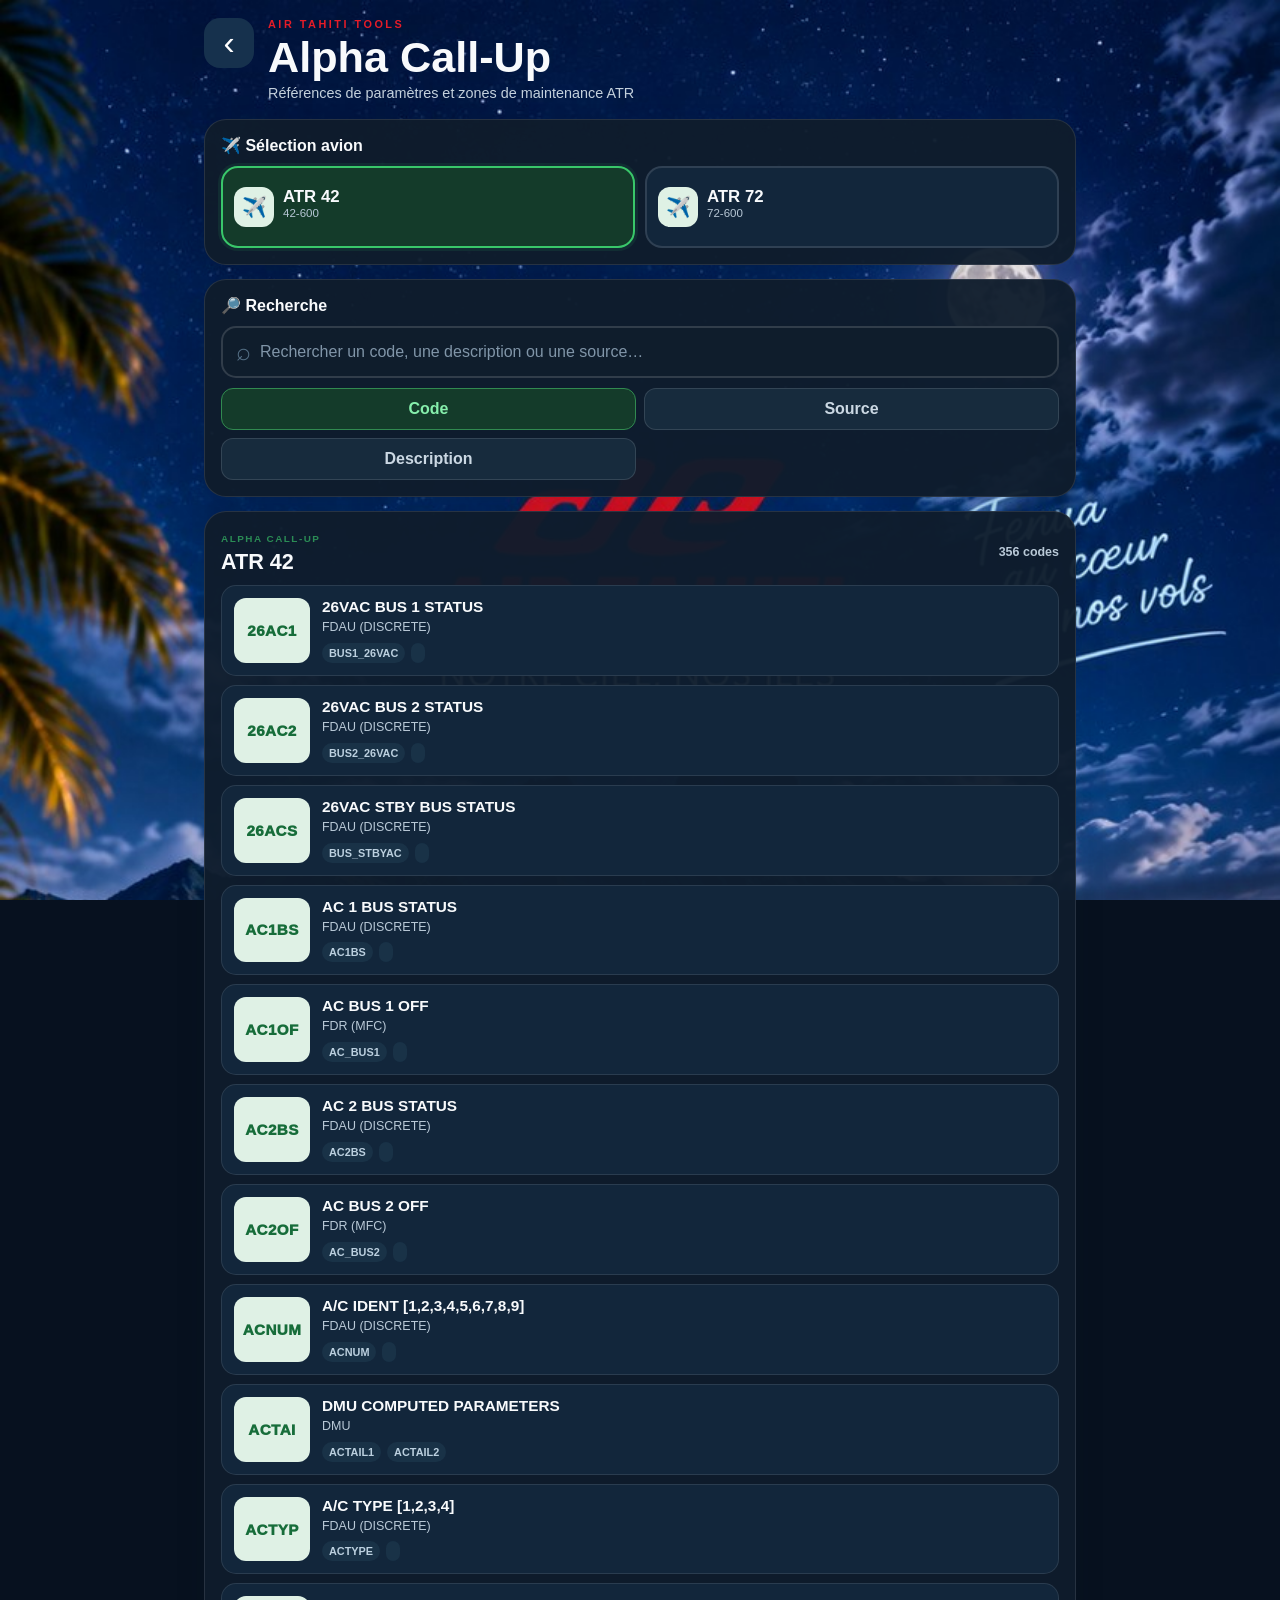
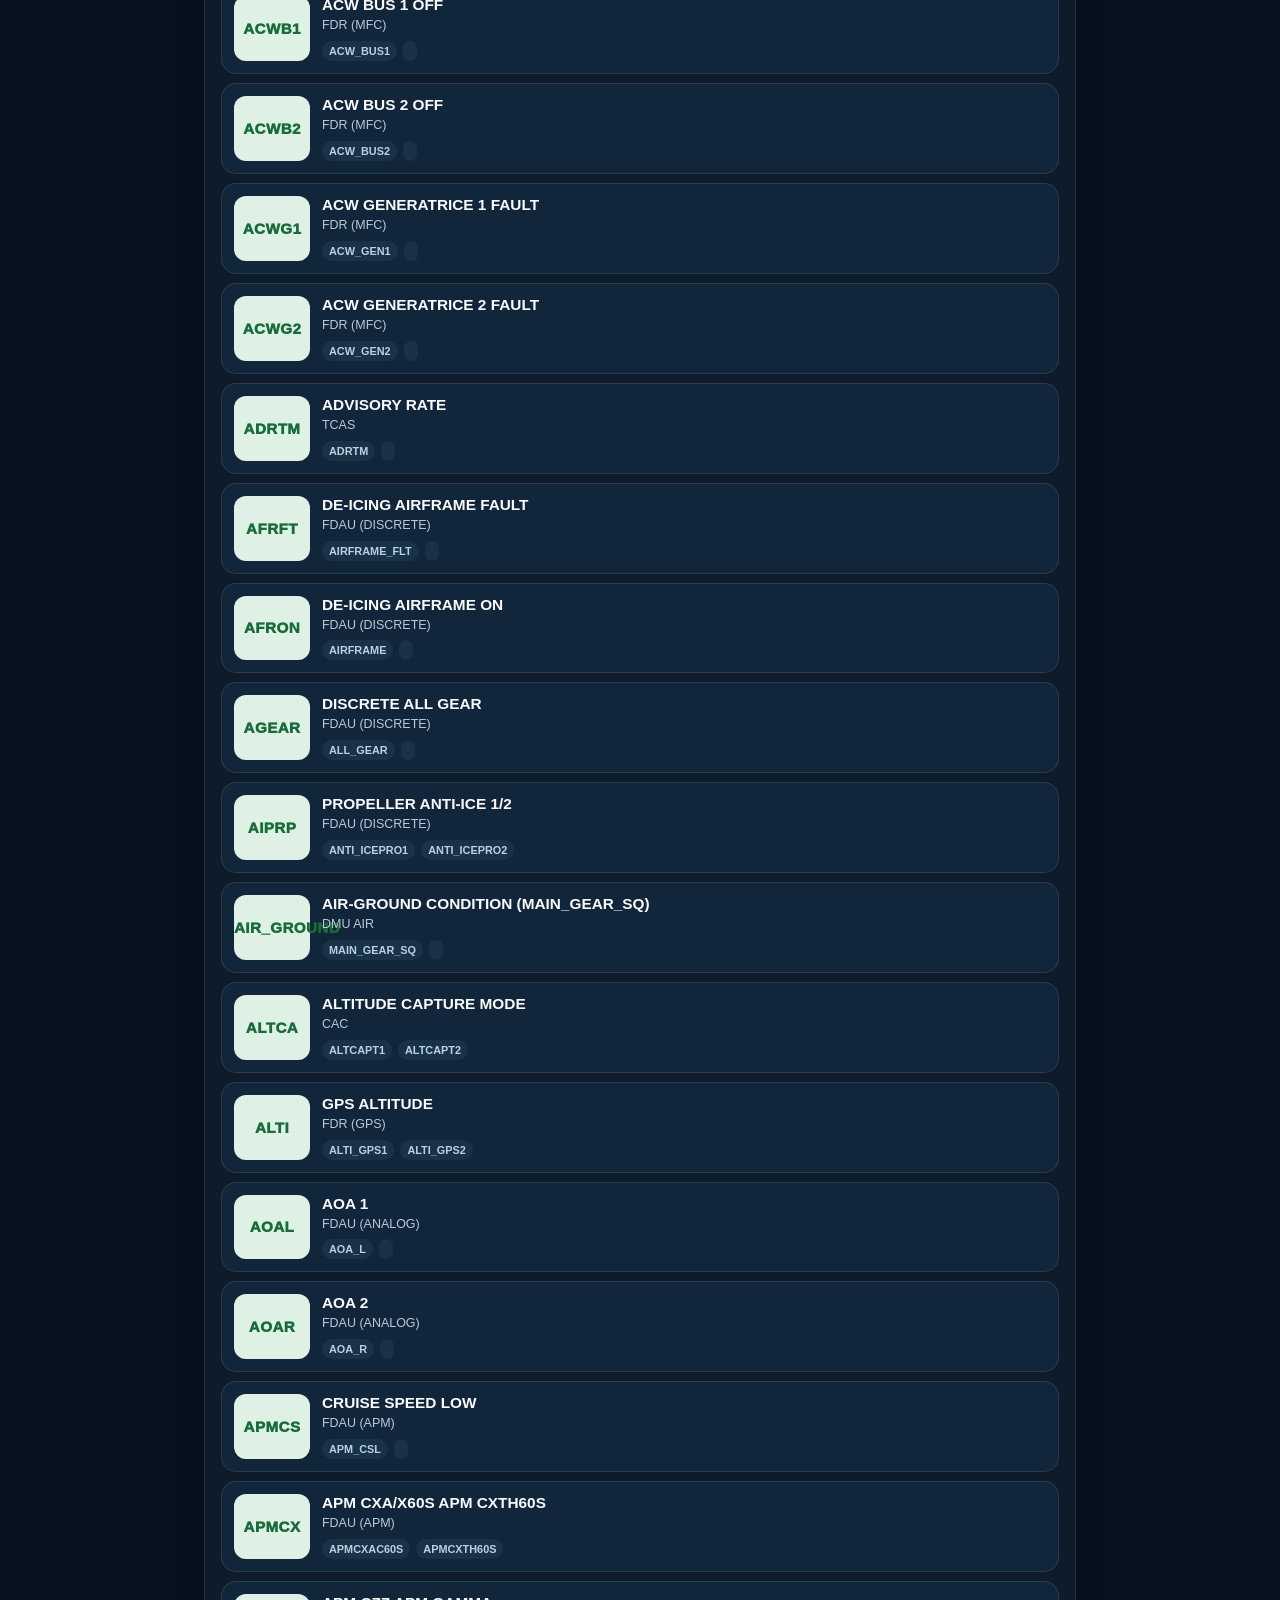
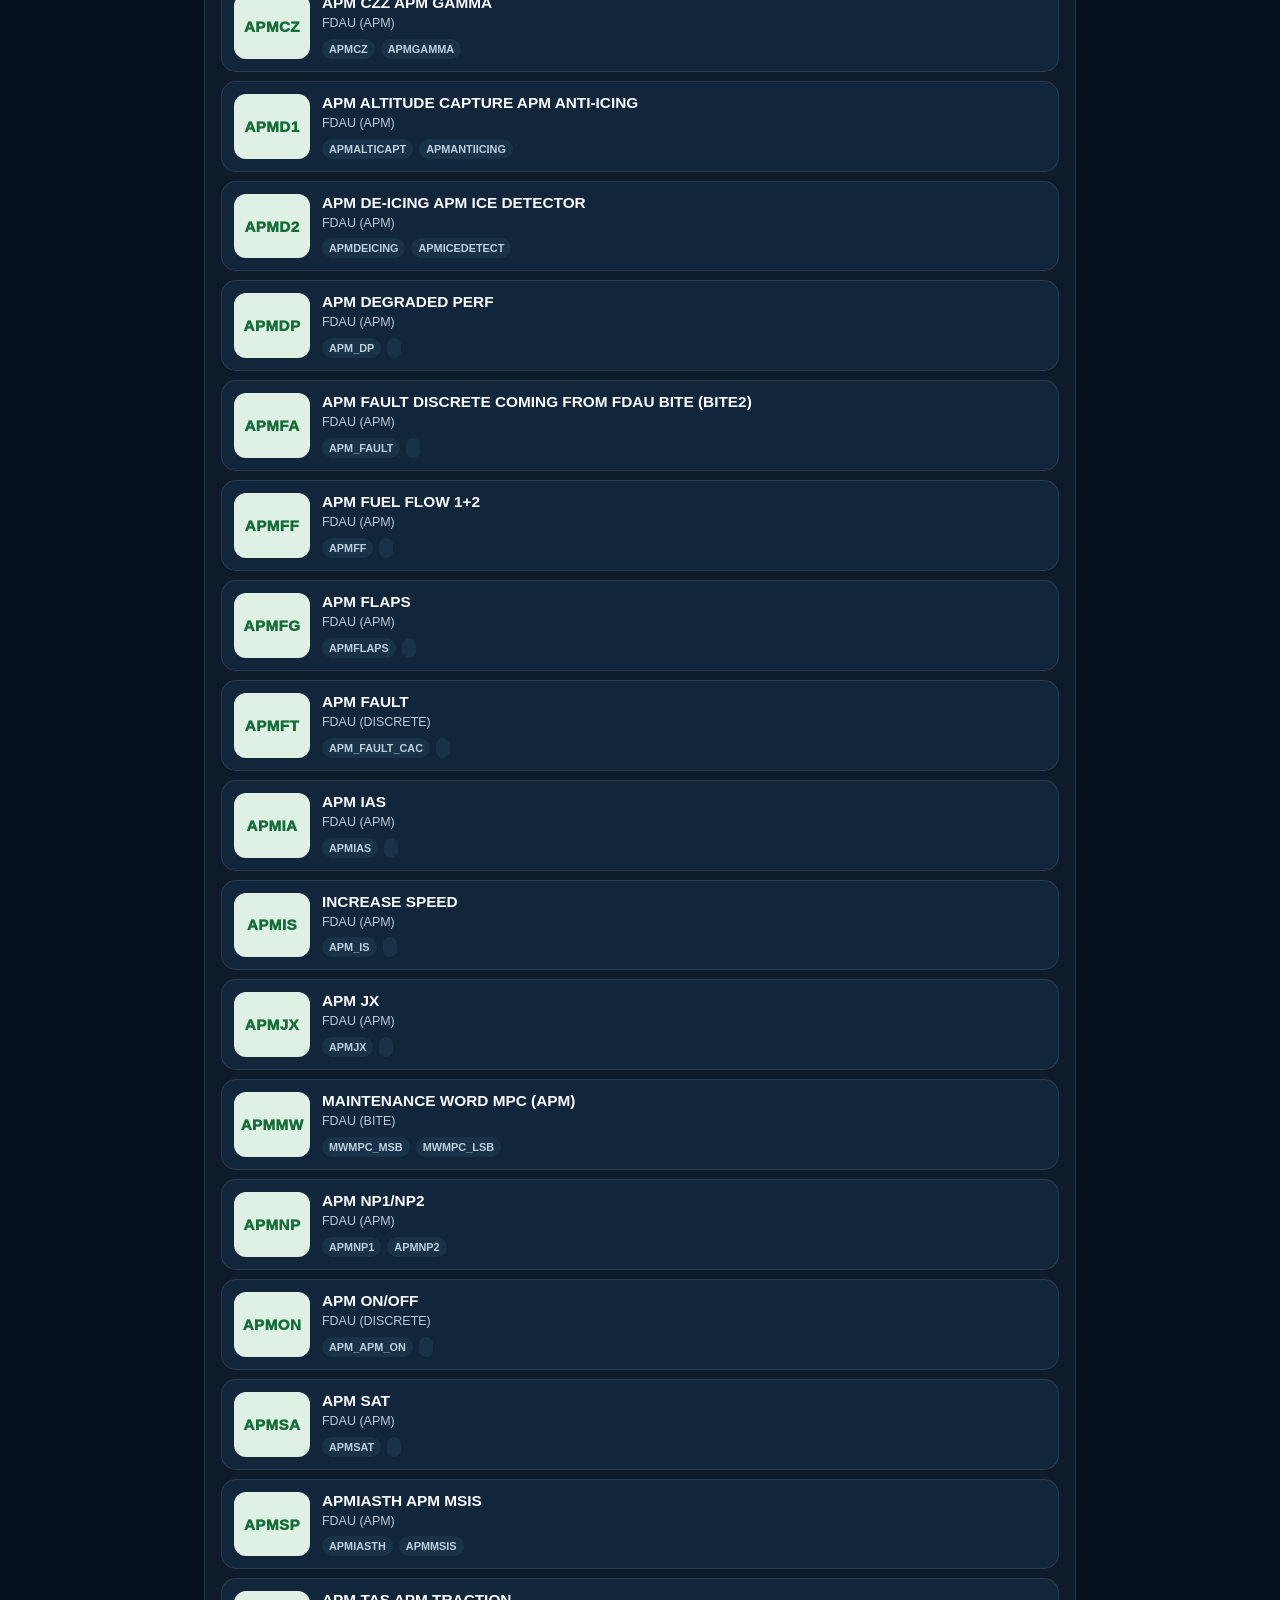
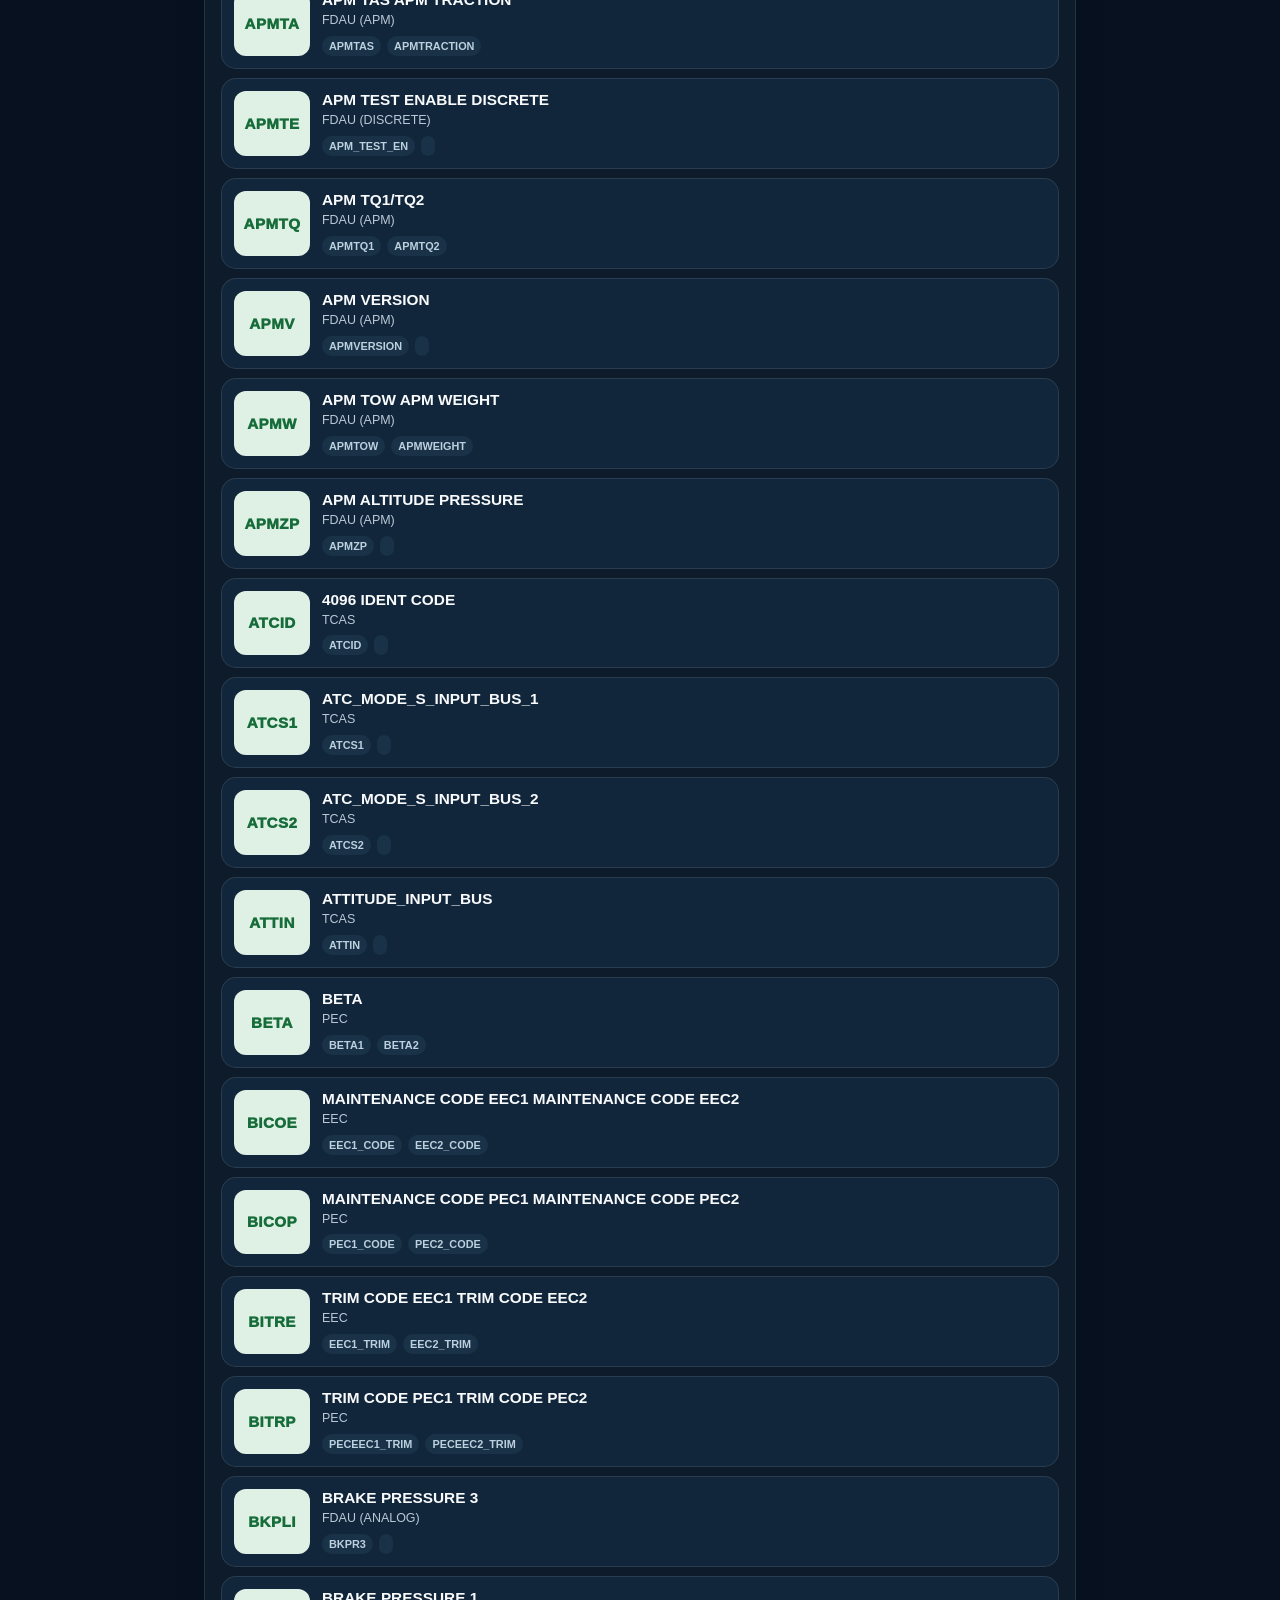
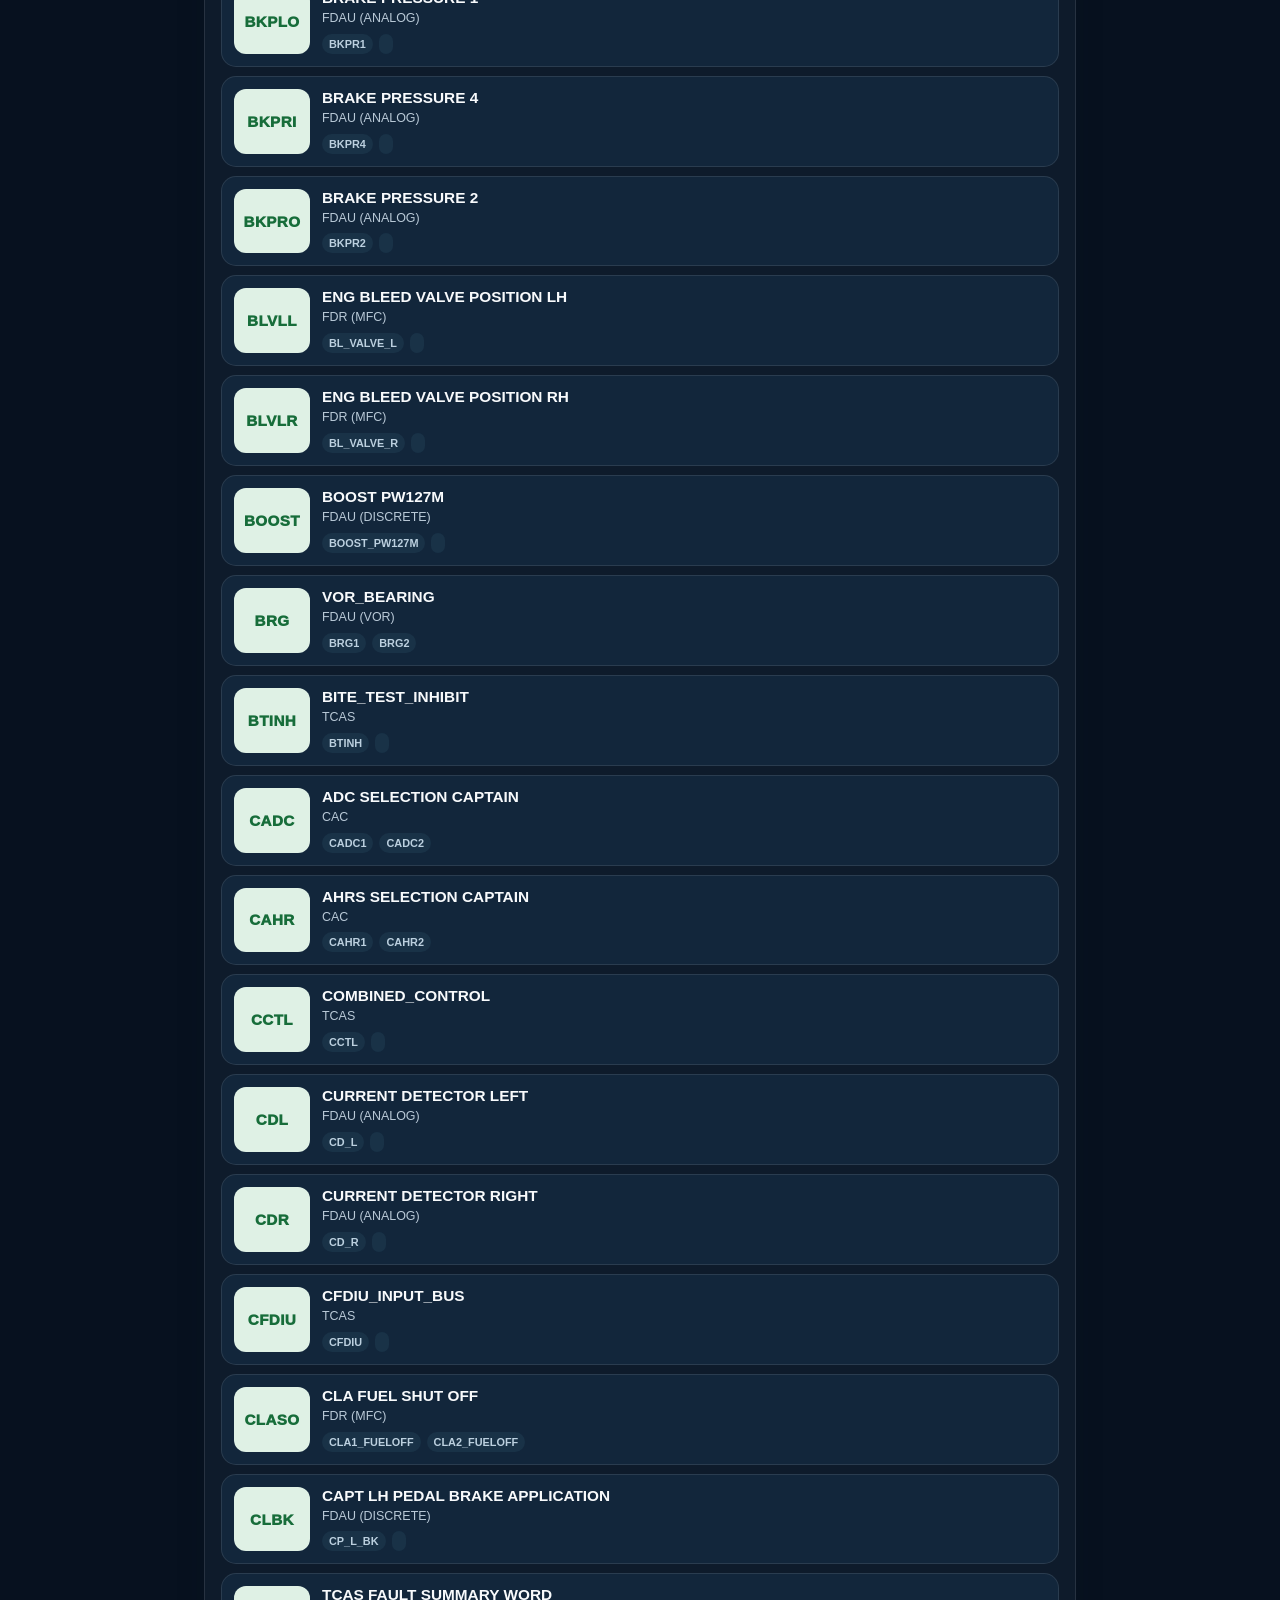
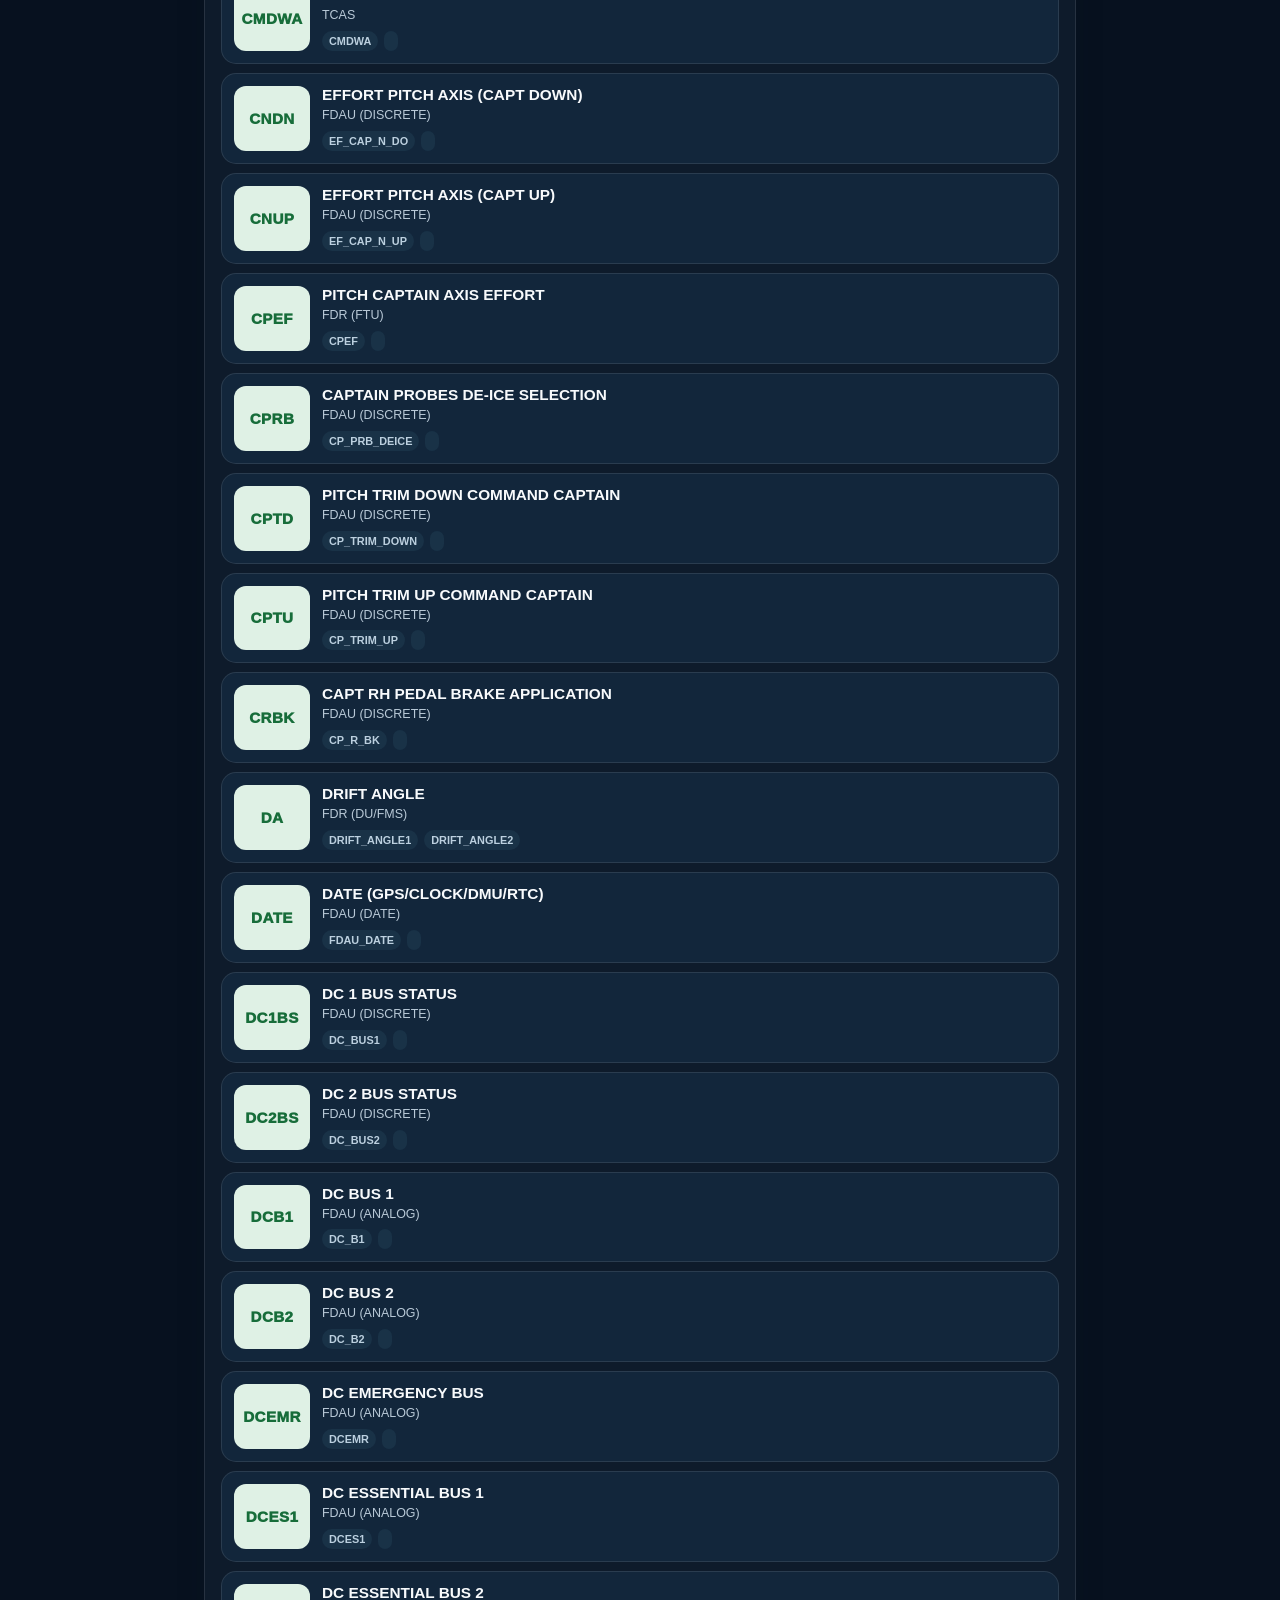
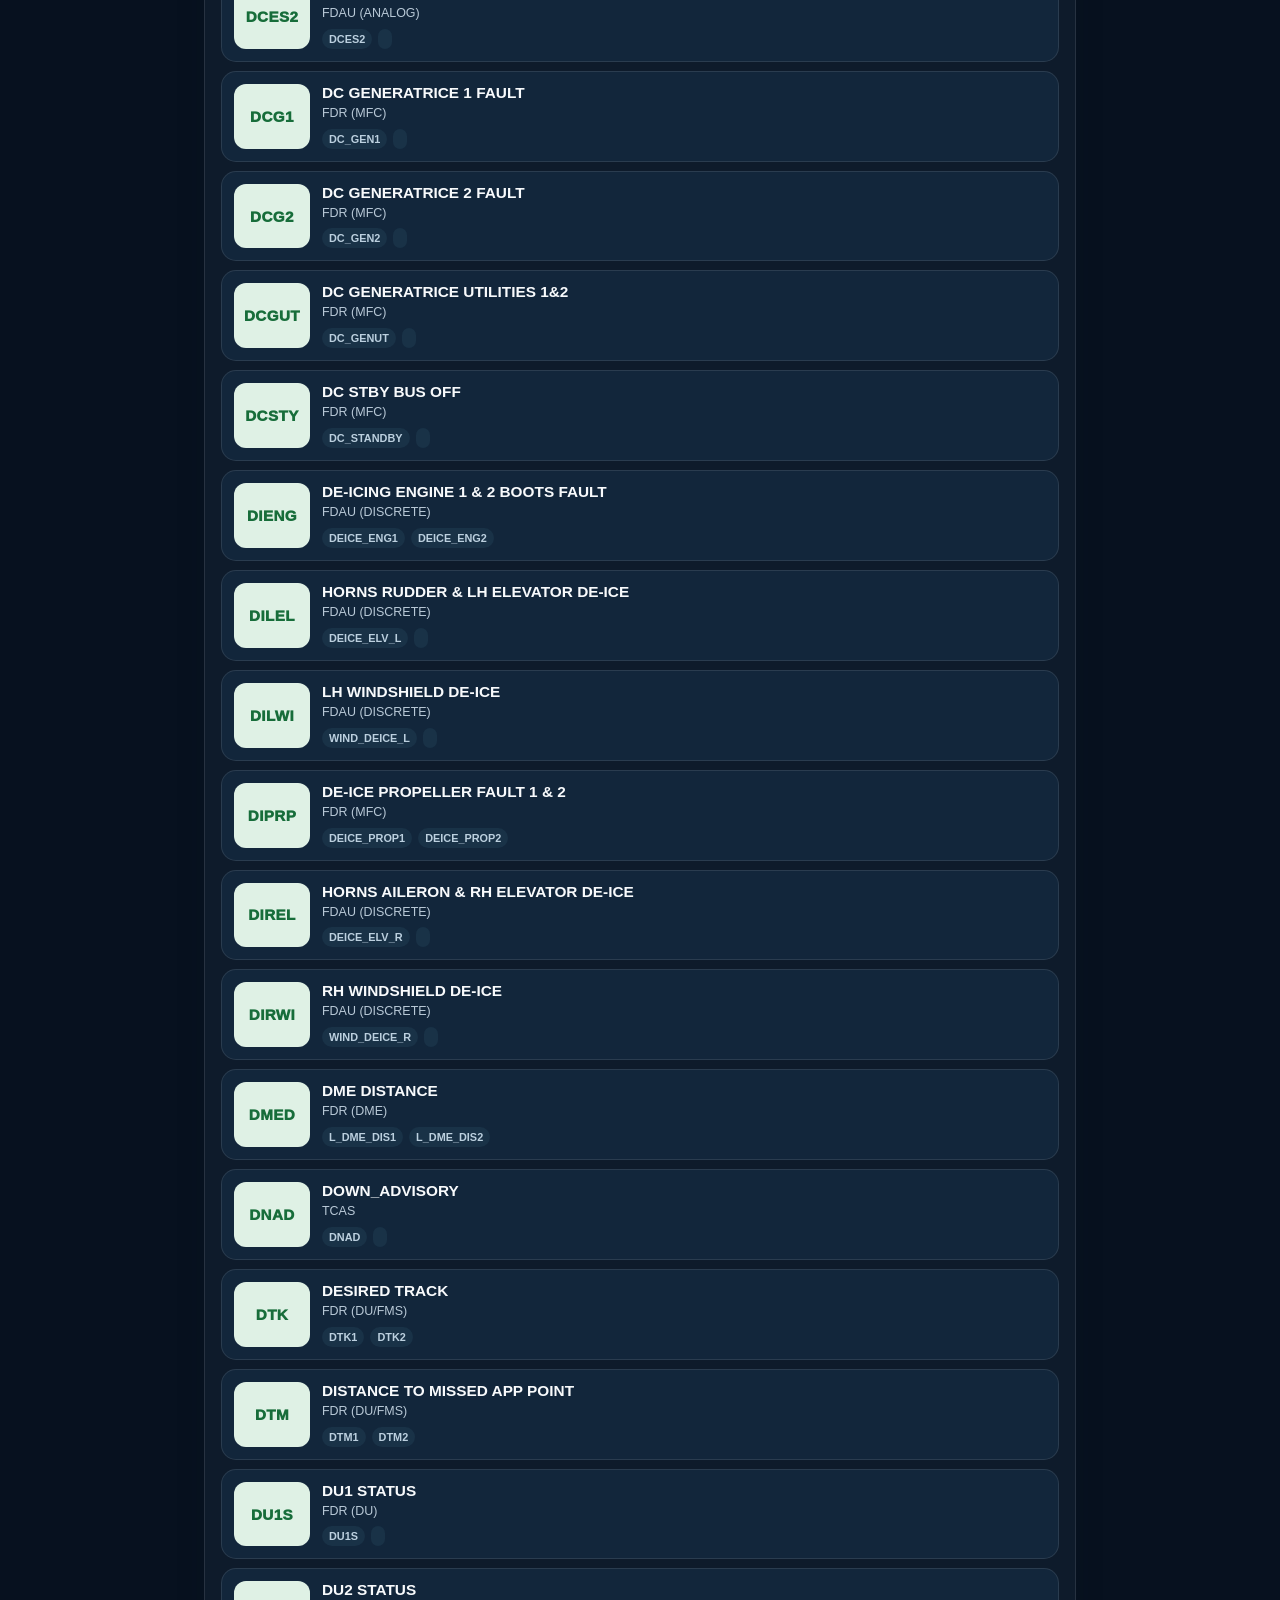
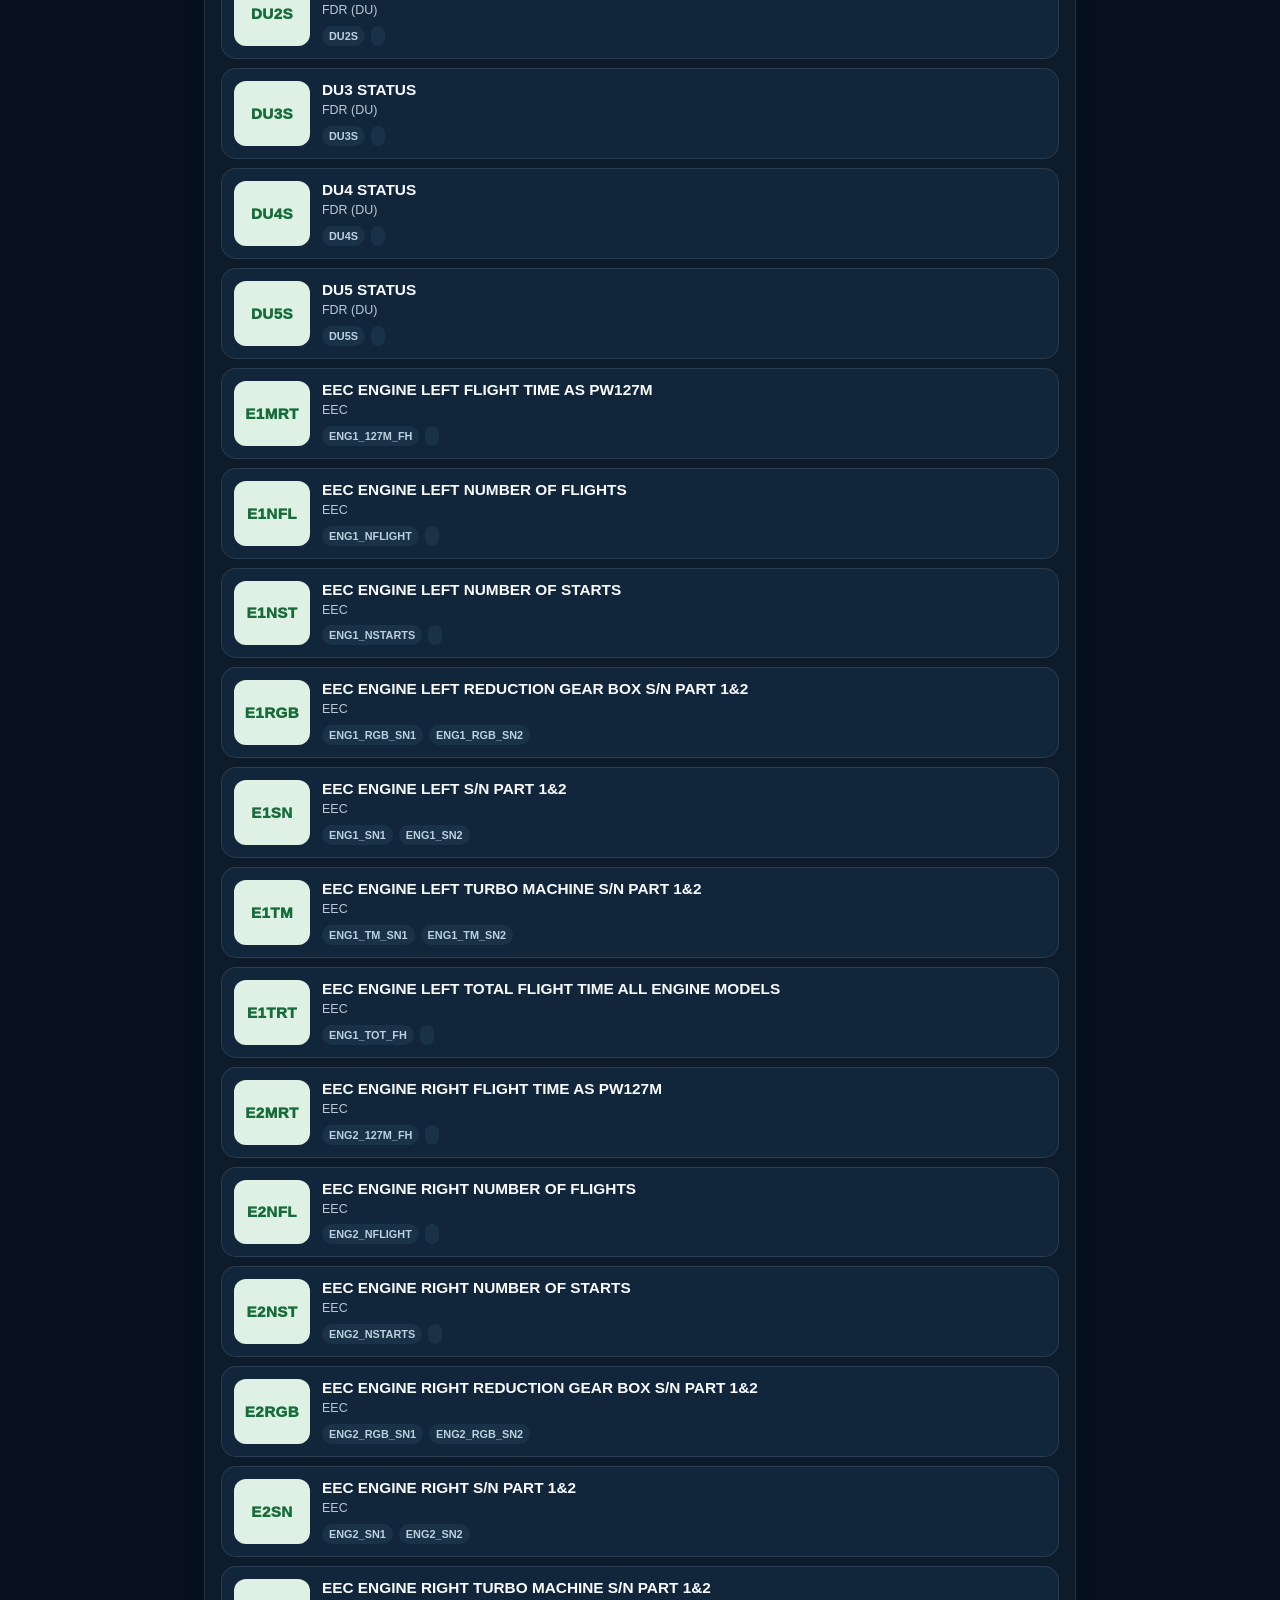
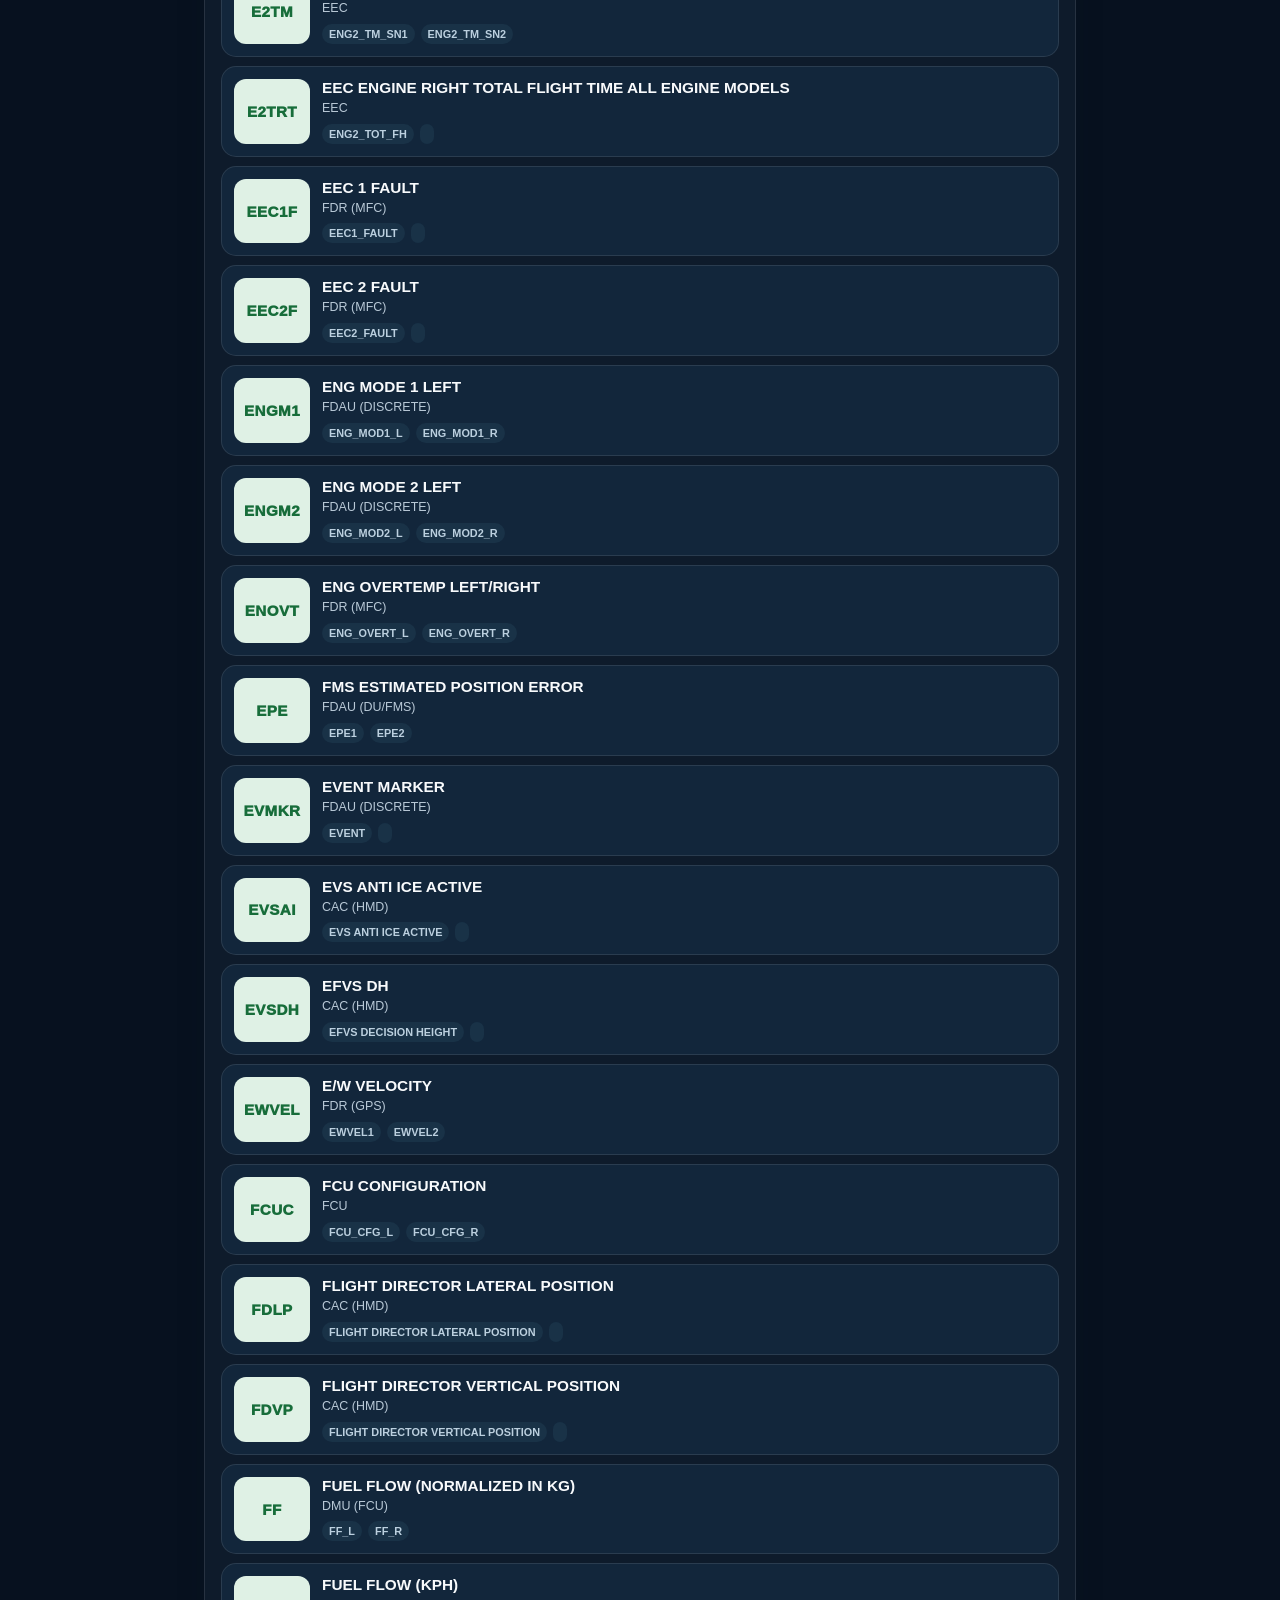
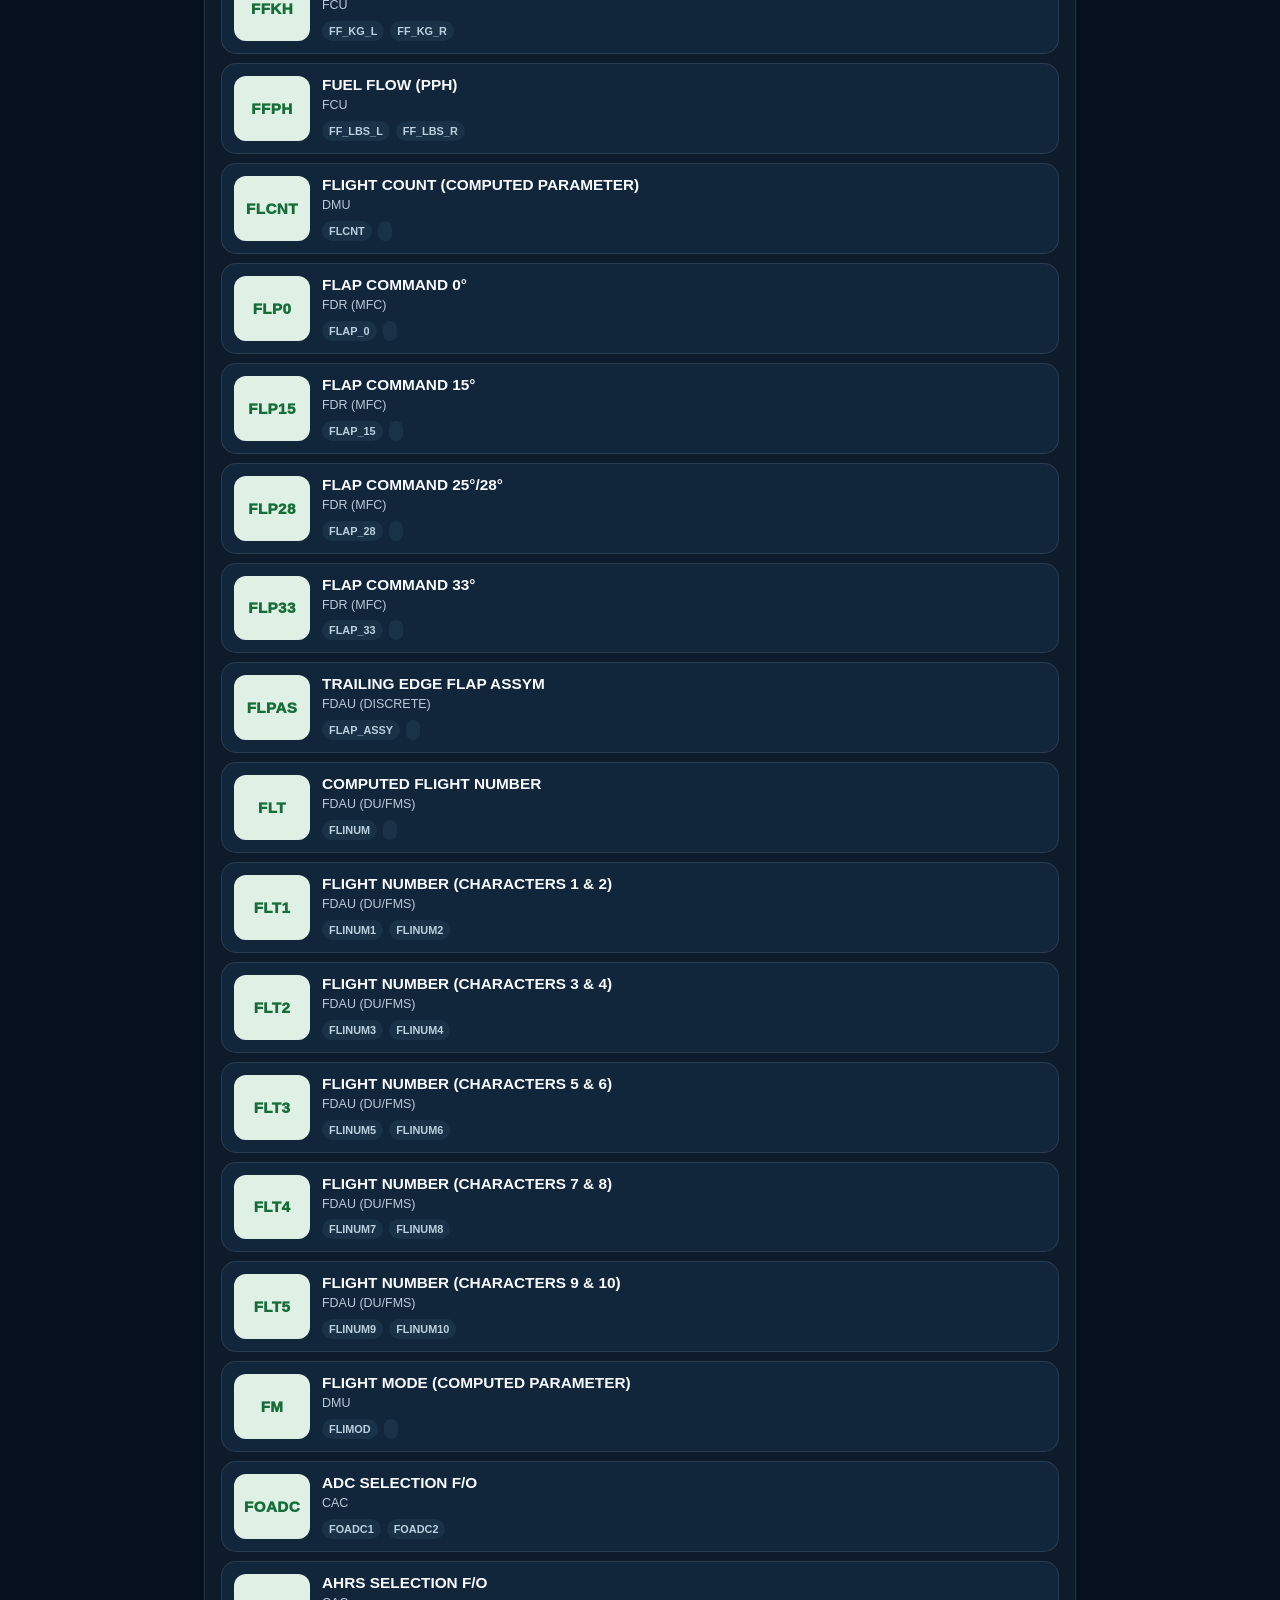
<file: pages/alpha-callup.html>
<!DOCTYPE html>
<html lang="fr">
<head>
<meta charset="UTF-8">
<meta name="viewport" content="width=device-width,initial-scale=1,viewport-fit=cover">
<meta name="theme-color" content="#061526">
<meta name="description" content="Air Tahiti Tools — Alpha Call-Up">
<title>Alpha Call-Up — Air Tahiti Tools</title>
<link rel="stylesheet" href="../css/variables.css">
<link rel="stylesheet" href="../css/themes.css">
<link rel="stylesheet" href="../css/components.css">
<link rel="stylesheet" href="../css/alpha-callup.css?v=2">
</head>
<body>
<div class="alpha-app">
<header class="alpha-header">
<a class="back-button" href="../index.html" aria-label="Retour">‹</a>
<div><div class="alpha-brand">AIR TAHITI TOOLS</div><h1>Alpha Call-Up</h1><p>Références de paramètres et zones de maintenance ATR</p></div>
</header>
<main></main>
</div>
<script src="../js/app.js?v=9"></script>
<script src="../js/alpha-callup.js?v=1"></script>
</body>
</html>
</file>
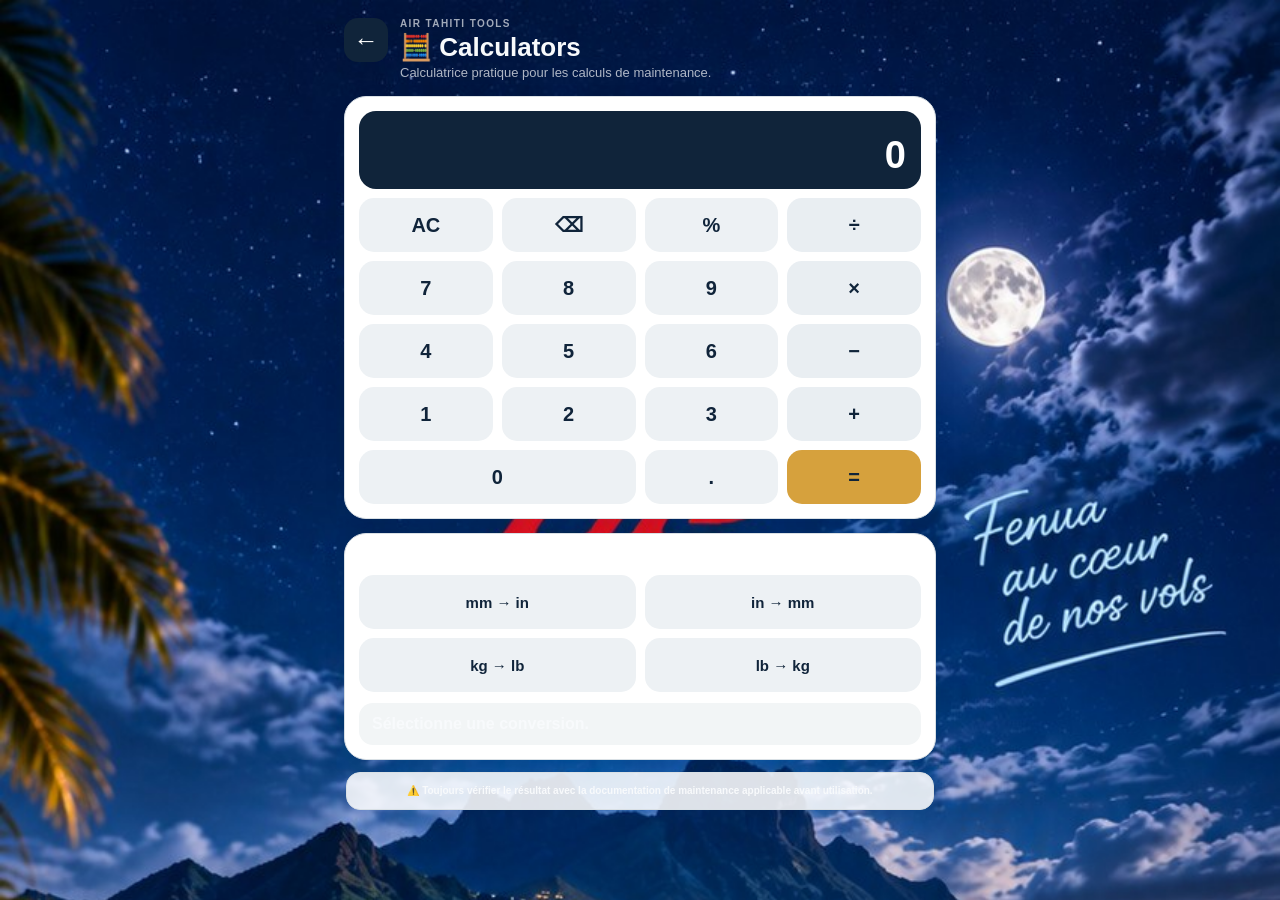
<file: pages/calculators.html>
<!DOCTYPE html><html lang="fr"><head><meta charset="UTF-8"><meta name="viewport" content="width=device-width,initial-scale=1,viewport-fit=cover"><meta name="theme-color" content="#10243a"><title>Calculators — Air Tahiti Tools</title><link rel="stylesheet" href="../css/variables.css?v=1"><link rel="stylesheet" href="../css/themes.css?v=1"><link rel="stylesheet" href="../css/components.css?v=1"><link rel="stylesheet" href="../css/calculators.css?v=1"></head><body><main class="page"><header class="page-header"><a class="back" href="../index.html?v=59" aria-label="Retour">←</a><div><div class="eyebrow">AIR TAHITI TOOLS</div><h1>🧮 Calculators</h1><p>Calculatrice pratique pour les calculs de maintenance.</p></div></header><section class="calculator-card"><div id="display" class="display" aria-live="polite">0</div><div class="memory-row"><button type="button" data-action="clear">AC</button><button type="button" data-action="back">⌫</button><button type="button" data-action="percent">%</button><button type="button" class="operator" data-op="÷">÷</button></div><div class="keypad"><button type="button" data-num="7">7</button><button type="button" data-num="8">8</button><button type="button" data-num="9">9</button><button type="button" class="operator" data-op="×">×</button><button type="button" data-num="4">4</button><button type="button" data-num="5">5</button><button type="button" data-num="6">6</button><button type="button" class="operator" data-op="−">−</button><button type="button" data-num="1">1</button><button type="button" data-num="2">2</button><button type="button" data-num="3">3</button><button type="button" class="operator" data-op="+">+</button><button type="button" class="zero" data-num="0">0</button><button type="button" data-num=".">.</button><button type="button" class="equals" data-action="equals">=</button></div></section><section class="quick-card"><div class="section-title">Conversions rapides</div><div class="quick-grid"><button type="button" data-conv="mm-in">mm → in</button><button type="button" data-conv="in-mm">in → mm</button><button type="button" data-conv="kg-lb">kg → lb</button><button type="button" data-conv="lb-kg">lb → kg</button></div><div id="quickResult" class="quick-result">Sélectionne une conversion.</div></section><div class="safety">⚠️ Toujours vérifier le résultat avec la documentation de maintenance applicable avant utilisation.</div></main><script src="../js/app.js?v=9"></script><script src="../js/calculators.js?v=1"></script></body></html>
</file>
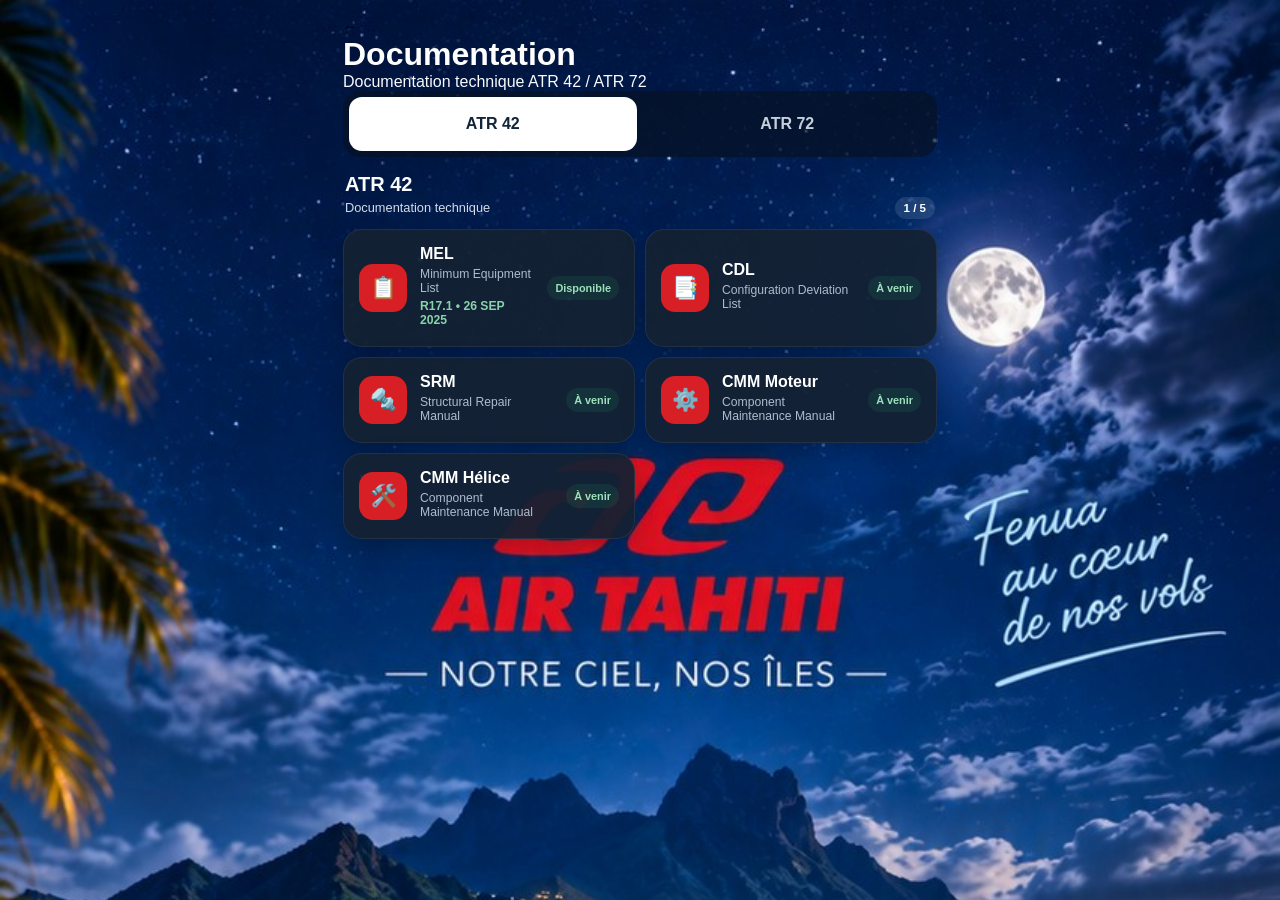
<file: pages/documentation.html>
<!DOCTYPE html><html lang="fr"><head><meta charset="UTF-8"><meta name="viewport" content="width=device-width,initial-scale=1,viewport-fit=cover"><title>Documentation ATR</title><link rel="manifest" href="../manifest.json"><link rel="stylesheet" href="../css/variables.css"><link rel="stylesheet" href="../css/themes.css"><link rel="stylesheet" href="../css/components.css"><style>body{min-height:100vh;background:#eaf5f8;color:#fff}.app{position:relative;z-index:1;width:min(100%,620px);margin:auto;padding:18px 13px;min-height:100vh}.doc-card{display:flex;align-items:center;gap:13px;padding:15px;border-radius:19px;background:#142233ef;border:1px solid #ffffff12;box-shadow:0 9px 25px #0003}.doc-card.ready{cursor:pointer}.doc-icon{width:48px;height:48px;border-radius:14px;background:#d81f26;display:flex;align-items:center;justify-content:center;font-size:1.35rem;flex-shrink:0}.doc-info{min-width:0;flex:1}.doc-info h3{margin:0;color:#fff;font-size:1rem}.doc-info p{margin:4px 0;color:#aebdcd;font-size:.76rem}.revision{color:#89d3aa!important;font-weight:700}.doc-status{font-size:.68rem;font-weight:800;color:#9de0bc;background:#1e9b6222;padding:6px 8px;border-radius:999px;white-space:nowrap}.aircraft-tabs{display:grid;grid-template-columns:1fr 1fr;gap:7px;padding:6px;background:#07111f9e;border-radius:18px;margin-bottom:16px}.aircraft-tab{min-height:54px;border-radius:13px;color:#c5d0dc;font-weight:800;font-size:1rem}.aircraft-tab.active{background:#fff;color:#10243a}.doc-panel{display:none}.doc-panel.active{display:block}.doc-list{display:grid;gap:10px}.panel-heading{display:flex;justify-content:space-between;align-items:end;margin:5px 2px 10px}.panel-heading h2{margin:0;font-size:1.25rem}.panel-heading p{margin:4px 0;color:#d4dde7;font-size:.8rem}.doc-count{font-size:.72rem;font-weight:800;padding:5px 9px;border-radius:999px;background:#ffffff1c;color:#fff}@media(min-width:600px){.doc-list{grid-template-columns:1fr 1fr}}</style></head><body><div class="app"><header class="page-header"><button class="back-button" type="button" aria-label="Retour">←</button><div><h1 class="page-title">Documentation</h1><p class="page-subtitle">Documentation technique ATR 42 / ATR 72</p></div></header><nav class="aircraft-tabs" aria-label="Type d'avion"><button class="aircraft-tab active" data-aircraft="atr42" type="button">ATR 42</button><button class="aircraft-tab" data-aircraft="atr72" type="button">ATR 72</button></nav><section id="atr42" class="doc-panel active" aria-label="Documentation ATR 42"><div class="panel-heading"><div><h2>ATR 42</h2><p>Documentation technique</p></div><span class="doc-count">1 / 5</span></div><div class="doc-list"><a class="doc-card ready" href="pdf-viewer.html?file=../documents/atr42/MEL-ATR42-600%20-%20R17.1%20-%2026sept25.pdf&amp;title=MEL%20ATR%2042&amp;v=6"><div class="doc-icon">📋</div><div class="doc-info"><h3>MEL</h3><p>Minimum Equipment List</p><p class="revision">R17.1 • 26 SEP 2025</p></div><span class="doc-status">Disponible</span></a><article class="doc-card"><div class="doc-icon">📑</div><div class="doc-info"><h3>CDL</h3><p>Configuration Deviation List</p></div><span class="doc-status">À venir</span></article><article class="doc-card"><div class="doc-icon">🔩</div><div class="doc-info"><h3>SRM</h3><p>Structural Repair Manual</p></div><span class="doc-status">À venir</span></article><article class="doc-card"><div class="doc-icon">⚙️</div><div class="doc-info"><h3>CMM Moteur</h3><p>Component Maintenance Manual</p></div><span class="doc-status">À venir</span></article><article class="doc-card"><div class="doc-icon">🛠️</div><div class="doc-info"><h3>CMM Hélice</h3><p>Component Maintenance Manual</p></div><span class="doc-status">À venir</span></article></div></section><section id="atr72" class="doc-panel" aria-label="Documentation ATR 72"><div class="panel-heading"><div><h2>ATR 72</h2><p>Documentation technique</p></div><span class="doc-count">1 / 5</span></div><div class="doc-list"><a class="doc-card ready" href="pdf-viewer.html?file=../documents/atr72/MEL-ATR72-600%20-%20R17.1%20-%2026sept25.pdf&amp;title=MEL%20ATR%2072&amp;v=6"><div class="doc-icon">📋</div><div class="doc-info"><h3>MEL</h3><p>Minimum Equipment List</p><p class="revision">R17.1 • 26 SEP 2025</p></div><span class="doc-status">Disponible</span></a><article class="doc-card"><div class="doc-icon">📑</div><div class="doc-info"><h3>CDL</h3><p>Configuration Deviation List</p></div><span class="doc-status">À venir</span></article><article class="doc-card"><div class="doc-icon">🔩</div><div class="doc-info"><h3>SRM</h3><p>Structural Repair Manual</p></div><span class="doc-status">À venir</span></article><article class="doc-card"><div class="doc-icon">⚙️</div><div class="doc-info"><h3>CMM Moteur</h3><p>Component Maintenance Manual</p></div><span class="doc-status">À venir</span></article><article class="doc-card"><div class="doc-icon">🛠️</div><div class="doc-info"><h3>CMM Hélice</h3><p>Component Maintenance Manual</p></div><span class="doc-status">À venir</span></article></div></section></div><script src="../js/app.js?v=10"></script><script>(function(){const tabs=[...document.querySelectorAll('.aircraft-tab')];const panels=[...document.querySelectorAll('.doc-panel')];tabs.forEach(tab=>tab.addEventListener('click',()=>{const id=tab.dataset.aircraft;tabs.forEach(t=>t.classList.toggle('active',t===tab));panels.forEach(p=>p.classList.toggle('active',p.id===id))})})();</script></body></html>
</file>
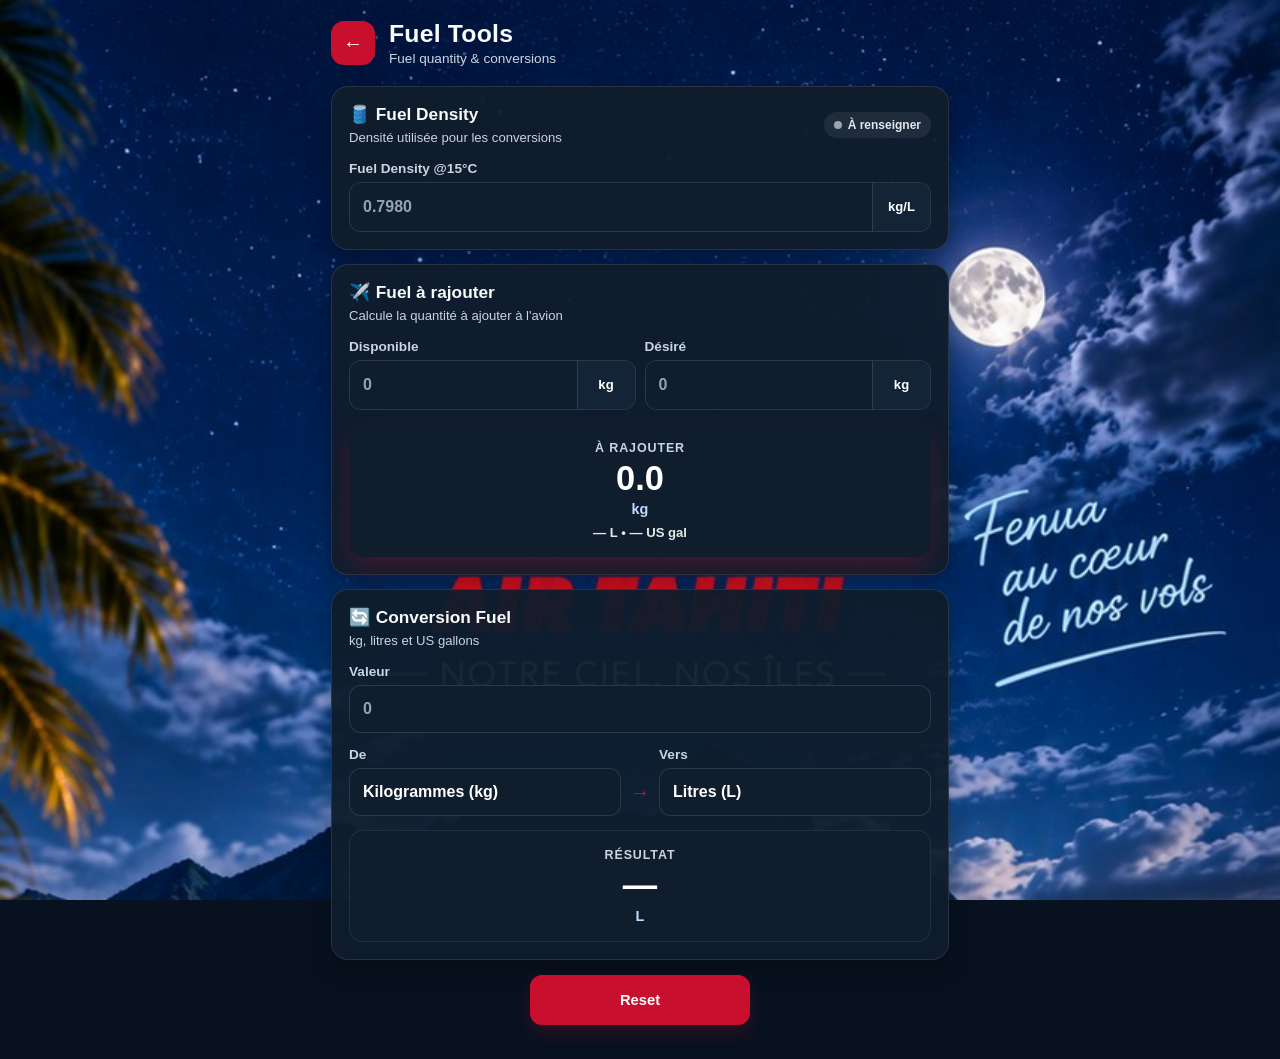
<file: pages/fuel.html>
<!DOCTYPE html><html lang="fr"><head><meta charset="UTF-8"><meta name="viewport" content="width=device-width,initial-scale=1.0"><title>Fuel Tools</title><link rel="manifest" href="../manifest.json"><link rel="stylesheet" href="../css/variables.css"><link rel="stylesheet" href="../css/themes.css"><link rel="stylesheet" href="../css/components.css"><link rel="stylesheet" href="../css/fuel.css?v=6"></head><body><div class="fuel-page-transition" aria-hidden="true"></div><div class="app"><header class="page-header"><button class="back-button" type="button" onclick="history.back()">←</button><div><h1 class="page-title">Fuel Tools</h1><p class="page-subtitle">Fuel quantity & conversions</p></div></header><main class="fuel-content">
<section class="card fuel-card"><div class="card-header"><div><h2 class="card-title">🛢️ Fuel Density</h2><p class="card-subtitle">Densité utilisée pour les conversions</p></div><div id="densityStatus" class="density-status status-waiting"><span class="status-dot"></span><span id="densityStatusText">À renseigner</span></div></div><div class="card-body"><div class="input-group"><label for="fuelDensity">Fuel Density @15°C</label><div class="input-with-unit"><input type="number" id="fuelDensity" class="input" placeholder="0.7980" step="0.0001" min="0"><span class="input-unit">kg/L</span></div></div></div></section>
<section class="card fuel-card fuel-uplift-card"><div class="card-header"><div><h2 class="card-title">✈️ Fuel à rajouter</h2><p class="card-subtitle">Calcule la quantité à ajouter à l'avion</p></div></div><div class="card-body"><div class="two-inputs"><div class="input-group"><label for="fuelOnboard">Disponible</label><div class="input-with-unit"><input type="number" id="fuelOnboard" class="input" placeholder="0" min="0" step="0.1"><span class="input-unit">kg</span></div></div><div class="input-group"><label for="fuelRequired">Désiré</label><div class="input-with-unit"><input type="number" id="fuelRequired" class="input" placeholder="0" min="0" step="0.1"><span class="input-unit">kg</span></div></div></div><div class="result-card result-highlight"><span class="result-label">À rajouter</span><span id="fuelUploadResult" class="result-value">0.0</span><span class="result-unit">kg</span><div id="upliftConversions" class="result-conversions">— L&nbsp;&nbsp;•&nbsp;&nbsp;— US gal</div></div></div></section>
<section class="card fuel-card"><div class="card-header"><div><h2 class="card-title">🔄 Conversion Fuel</h2><p class="card-subtitle">kg, litres et US gallons</p></div></div><div class="card-body"><div class="input-group"><label for="fuelQuantity">Valeur</label><input type="number" id="fuelQuantity" class="input" placeholder="0" min="0" step="0.01"></div><div class="conversion-row"><div class="input-group"><label for="fuelUnit">De</label><select id="fuelUnit" class="input"><option value="kg">Kilogrammes (kg)</option><option value="l">Litres (L)</option><option value="usgal">US Gallons</option></select></div><div class="swap-symbol">→</div><div class="input-group"><label for="fuelToUnit">Vers</label><select id="fuelToUnit" class="input"><option value="l">Litres (L)</option><option value="kg">Kilogrammes (kg)</option><option value="usgal">US Gallons</option></select></div></div><div class="result-card"><span class="result-label">Résultat</span><span id="fuelResult" class="result-value">0.00</span><span id="fuelResultUnit" class="result-unit">L</span></div></div></section>
<section class="fuel-actions"><button id="resetFuel" class="btn btn-secondary" type="button">Reset</button></section></main></div><script src="../js/app.js?v=8"></script><script src="../js/fuel.js?v=5"></script><script>(function(){const body=document.body;body.classList.add('page-enter');requestAnimationFrame(function(){body.classList.add('page-enter-active')});window.addEventListener('pageshow',function(){body.classList.add('page-enter-active')});const back=document.querySelector('.back-button');if(back)back.addEventListener('click',function(e){e.preventDefault();body.classList.remove('page-enter-active');body.classList.add('page-exit');setTimeout(function(){history.back()},280)});})();</script></body></html>
</file>
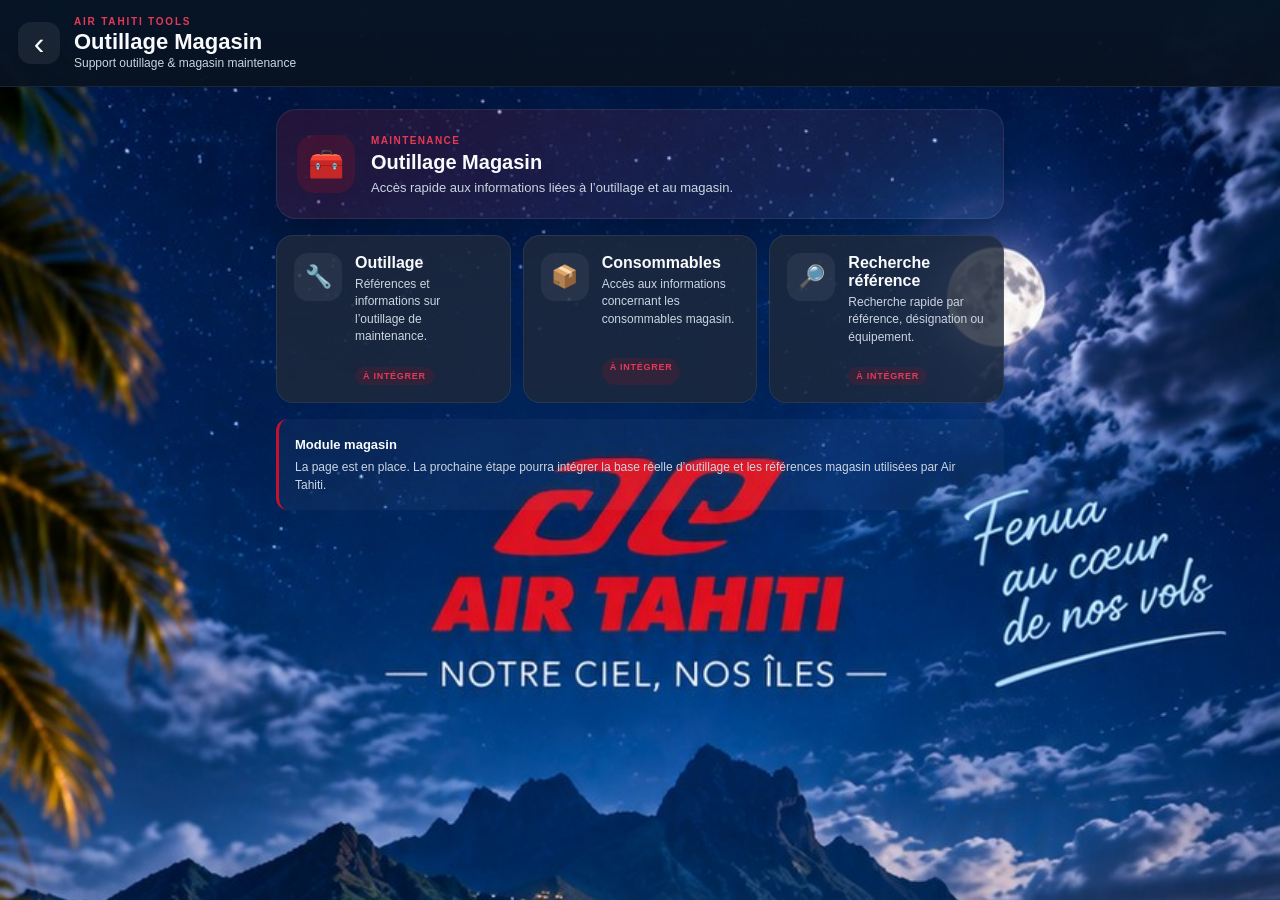
<file: pages/outillage-magasin.html>
<!DOCTYPE html>
<html lang="fr">
<head>
    <meta charset="UTF-8">
    <meta name="viewport" content="width=device-width,initial-scale=1,viewport-fit=cover">
    <meta name="theme-color" content="#061526">
    <meta name="description" content="Air Tahiti Tools — Outillage Magasin">
    <title>Outillage Magasin — Air Tahiti Tools</title>
    <link rel="stylesheet" href="../css/variables.css">
    <link rel="stylesheet" href="../css/themes.css">
    <link rel="stylesheet" href="../css/components.css">
    <link rel="stylesheet" href="../css/outillage-magasin.css">
</head>
<body>
<div class="store-app">
    <header class="store-header">
        <a class="back-button" href="../index.html" aria-label="Retour">‹</a>
        <div>
            <div class="store-brand">AIR TAHITI TOOLS</div>
            <h1>Outillage Magasin</h1>
            <p>Support outillage &amp; magasin maintenance</p>
        </div>
    </header>

    <main class="store-content">
        <section class="store-hero">
            <div class="store-icon" aria-hidden="true">🧰</div>
            <div>
                <span class="store-kicker">MAINTENANCE</span>
                <h2>Outillage Magasin</h2>
                <p>Accès rapide aux informations liées à l’outillage et au magasin.</p>
            </div>
        </section>

        <section class="store-grid" aria-label="Fonctions magasin">
            <article class="store-card">
                <div class="store-card-icon">🔧</div>
                <div>
                    <h2>Outillage</h2>
                    <p>Références et informations sur l’outillage de maintenance.</p>
                </div>
                <span class="store-badge">À INTÉGRER</span>
            </article>

            <article class="store-card">
                <div class="store-card-icon">📦</div>
                <div>
                    <h2>Consommables</h2>
                    <p>Accès aux informations concernant les consommables magasin.</p>
                </div>
                <span class="store-badge">À INTÉGRER</span>
            </article>

            <article class="store-card">
                <div class="store-card-icon">🔎</div>
                <div>
                    <h2>Recherche référence</h2>
                    <p>Recherche rapide par référence, désignation ou équipement.</p>
                </div>
                <span class="store-badge">À INTÉGRER</span>
            </article>
        </section>

        <section class="store-note">
            <strong>Module magasin</strong>
            <p>La page est en place. La prochaine étape pourra intégrer la base réelle d’outillage et les références magasin utilisées par Air Tahiti.</p>
        </section>
    </main>
</div>
<script src="../js/app.js"></script>
</body>
</html>
</file>
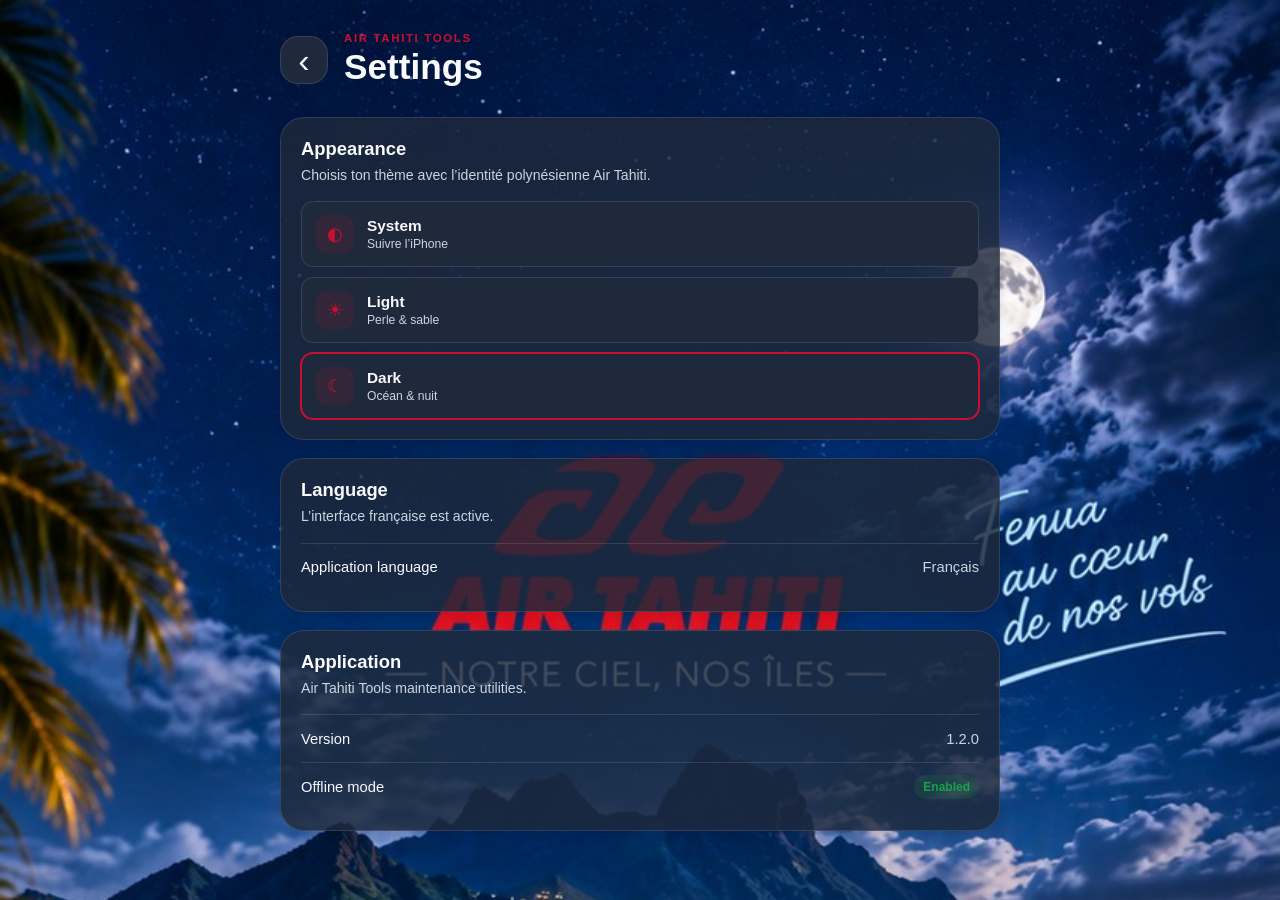
<file: pages/settings.html>
<!DOCTYPE html>
<html lang="fr">
<head>
    <meta charset="UTF-8">
    <meta name="viewport" content="width=device-width,initial-scale=1,viewport-fit=cover">
    <meta name="theme-color" content="#071a2e">
    <meta name="description" content="Air Tahiti Tools settings">
    <title>Settings — Air Tahiti Tools</title>
    <link rel="manifest" href="../manifest.json"><link rel="icon" href="../assets/icons/logo.png">
    <link rel="stylesheet" href="../css/variables.css"><link rel="stylesheet" href="../css/themes.css"><link rel="stylesheet" href="../css/components.css"><link rel="stylesheet" href="../css/settings.css">
</head>
<body>
<div class="settings-page">
<header class="settings-header"><a class="back-button" href="../index.html" aria-label="Retour">‹</a><div><p class="eyebrow">AIR TAHITI TOOLS</p><h1>Settings</h1></div></header>
<main class="settings-content">
<section class="settings-section"><div class="section-heading"><h2>Appearance</h2><p>Choisis ton thème avec l’identité polynésienne Air Tahiti.</p></div>
<div class="theme-options" role="group" aria-label="Theme"><button class="theme-option" type="button" data-theme="system"><span class="theme-option-icon">◐</span><span><strong>System</strong><small>Suivre l’iPhone</small></span></button><button class="theme-option" type="button" data-theme="light"><span class="theme-option-icon">☀</span><span><strong>Light</strong><small>Perle &amp; sable</small></span></button><button class="theme-option" type="button" data-theme="dark"><span class="theme-option-icon">☾</span><span><strong>Dark</strong><small>Océan &amp; nuit</small></span></button></div></section>
<section class="settings-section"><div class="section-heading"><h2>Language</h2><p>L’interface française est active.</p></div><div class="setting-row"><span>Application language</span><span class="setting-value">Français</span></div></section>
<section class="settings-section"><div class="section-heading"><h2>Application</h2><p>Air Tahiti Tools maintenance utilities.</p></div><div class="setting-row"><span>Version</span><span class="setting-value">1.2.0</span></div><div class="setting-row"><span>Offline mode</span><span class="status-badge">Enabled</span></div></section>
</main></div>
<script src="../js/app.js"></script><script src="../js/settings.js"></script>
</body></html>
</file>
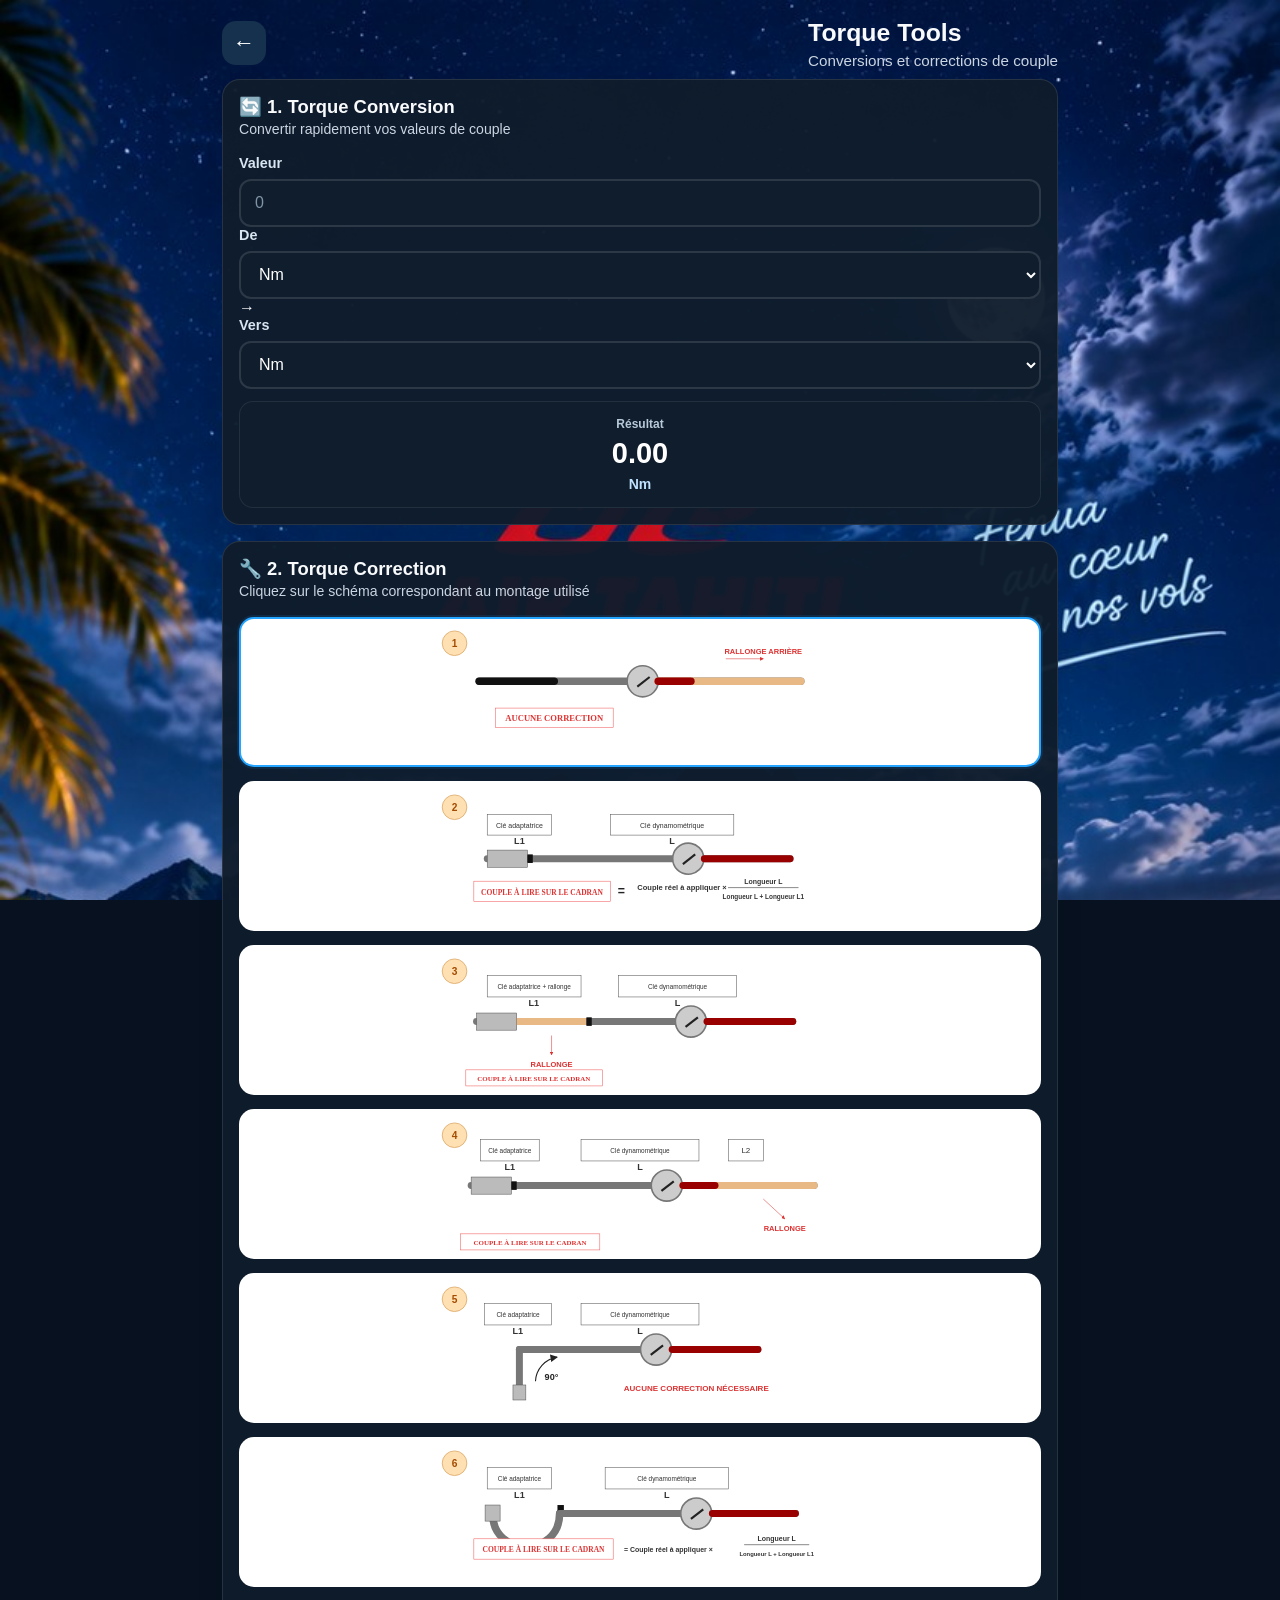
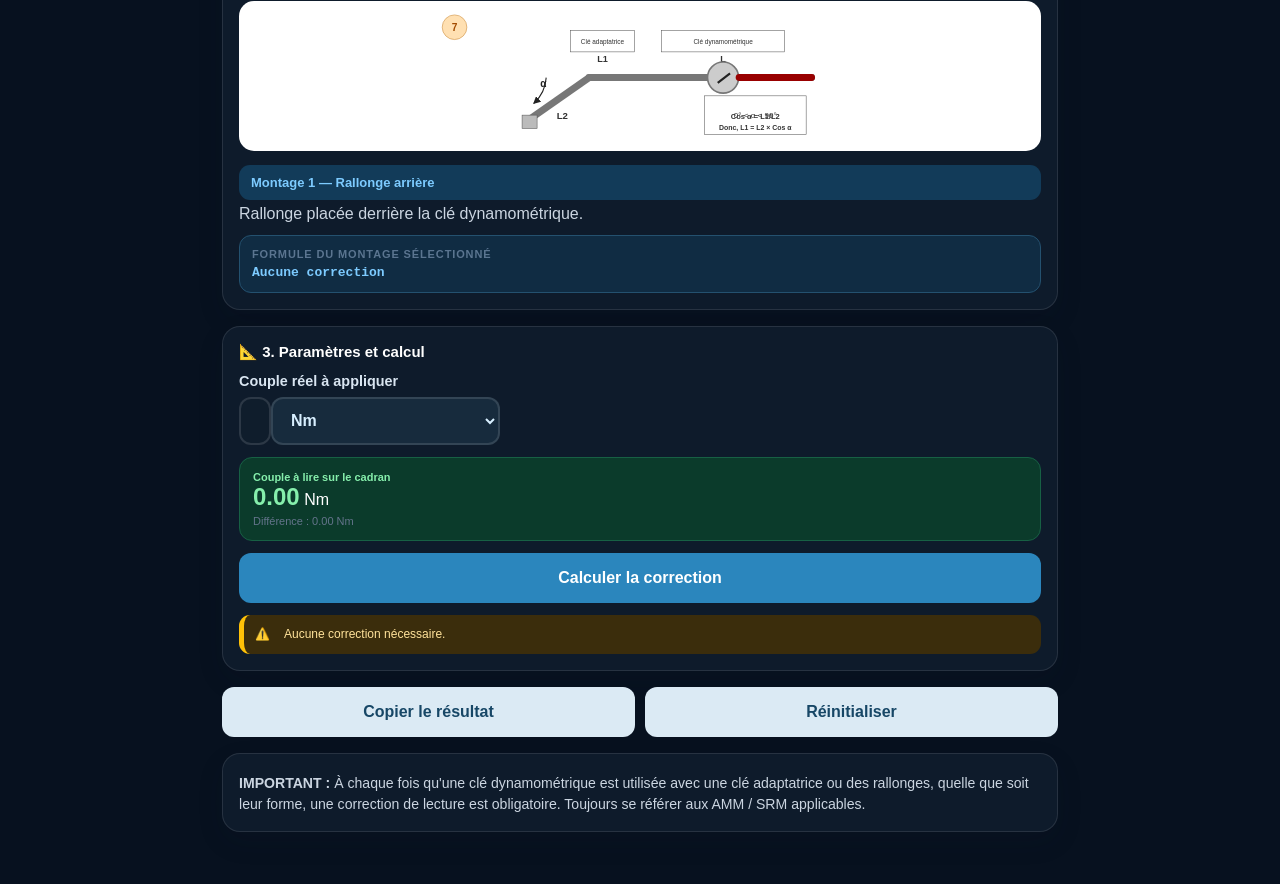
<file: pages/torque.html>
<!DOCTYPE html><html lang="fr"><head><meta charset="UTF-8"><meta name="viewport" content="width=device-width,initial-scale=1.0"><title>Torque Tools</title><link rel="manifest" href="../manifest.json"><link rel="stylesheet" href="../css/variables.css"><link rel="stylesheet" href="../css/themes.css"><link rel="stylesheet" href="../css/components.css"><link rel="stylesheet" href="../css/torque.css?v=8"><style>html,body{margin:0;min-height:100%;overflow-x:hidden}body{background:#eaf5f8!important;color:#10243a!important}body::before{background:#eaf5f8 url('../assets/menu/air-tahiti-home.jpg?v=10') center top/100% auto no-repeat!important}body.theme-dark{background:#07111f!important;color:#fff!important}body.theme-dark::before{background:#07111f url('../assets/menu/air-tahiti-night-background.jpg?v=7') center top/100% auto no-repeat!important}.app{position:relative;z-index:1;max-width:860px;margin:0 auto;padding:18px 12px 36px}.page-header{display:flex!important;align-items:center!important;gap:14px!important}.page-title{color:#10243a!important}.page-subtitle{color:#64748b!important}.torque-card{background:rgba(255,255,255,.96)!important;border:1px solid #dce5ed!important;border-radius:18px!important;padding:16px!important;margin-bottom:16px!important;box-shadow:0 10px 26px rgba(15,23,42,.12)!important}.card-title{color:#10243a!important}.card-subtitle,.setup-information{color:#64748b!important}.setup-grid{display:grid;grid-template-columns:repeat(2,minmax(0,1fr));gap:10px;margin-top:14px}.setup-card{position:relative;text-align:left;background:#f8fbfd;border:2px solid #dbe5ed;border-radius:15px;padding:9px;transition:.2s ease;cursor:pointer;overflow:hidden}.setup-card:hover{transform:translateY(-2px);border-color:#73b9e8}.setup-card.selected{border-color:#1687dc;background:#eef8ff;box-shadow:0 0 0 2px rgba(22,135,220,.14)}.setup-number{position:absolute;left:8px;top:8px;width:26px;height:26px;border-radius:50%;display:grid;place-items:center;background:#ffe0b2;color:#8a4b08;font-weight:900;font-size:14px;z-index:2}.setup-card svg{width:100%;height:128px;margin-top:5px}.setup-name{font-weight:900;color:#17324d;font-size:14px;line-height:1.2;margin-top:3px}.setup-callout{margin-top:7px;border:1.5px solid #f05b5b;color:#c22f2f;background:#fffafa;padding:5px 7px;border-radius:5px;font:700 10px Georgia,serif;line-height:1.25;text-align:center}.setup-formula{font-size:11px;color:#334e68;margin-top:6px;line-height:1.3;text-align:center;font-weight:800}.setup-note{font-size:10px;color:#60758a;margin-top:4px;line-height:1.25;text-align:center}.selection-pill{display:block;margin:14px 0 5px;padding:10px 12px;border-radius:11px;background:#eaf5ff;color:#1267a3;font-weight:900;font-size:13px}.formula-card{background:#eef7ff;border:1px solid #cce7fb;border-radius:12px;padding:12px;margin-top:12px}.formula-title{display:block;font-size:11px;color:#5b7590;font-weight:800;margin-bottom:5px}.formula-card code{font-size:13px;color:#075d91;font-weight:900}.input-with-unit{display:flex}.input-with-unit .input{flex:1}.input-unit{min-width:68px;border:1px solid #d8e2eb;background:#eef3f7;border-radius:0 10px 10px 0;padding:0 8px;display:flex;align-items:center;justify-content:center;color:#345;font-weight:800}.result-card{background:#f1f5f9!important;border-radius:14px!important;padding:15px!important;margin-top:12px!important}.result-label{display:block;font-size:12px;font-weight:800}.result-value{font-size:29px;font-weight:900;color:#0f172a}.result-unit{font-size:14px;font-weight:800;color:#475569}.warning-box{margin-top:12px;padding:11px;border-radius:11px;background:#fff6df;color:#76520a;font-size:12px;line-height:1.4}.torque-actions{display:grid;grid-template-columns:1fr 1fr;gap:10px}.btn{border-radius:12px!important;min-height:46px!important;font-weight:800!important}.btn-primary{background:#2b86bd!important}.btn-secondary{background:#dbeaf4!important;color:#174766!important}.calc-grid{display:grid;grid-template-columns:repeat(3,minmax(0,1fr));gap:10px}.calc-title{font-size:15px;font-weight:900;margin-bottom:12px}.calc-result{margin-top:12px;padding:13px;border-radius:13px;background:#e5faef;border:1px solid #b8ebcf}.calc-result strong{display:block;font-size:11px;color:#166534}.calc-result b{font-size:24px;color:#065f46}.dimension-help{font-size:11px;color:#64748b;margin-top:4px}@media(max-width:560px){.setup-grid{grid-template-columns:1fr 1fr}.setup-card svg{height:105px}.setup-name{font-size:12px}.setup-callout{font-size:9px}.setup-formula{font-size:10px}.calc-grid{grid-template-columns:1fr 1fr}}body.theme-dark .page-title{color:#f8fafc!important}body.theme-dark .page-subtitle,body.theme-dark .card-subtitle,body.theme-dark .setup-information{color:#cbd5e1!important}body.theme-dark .torque-card{background:rgba(15,29,44,.96)!important;border-color:rgba(255,255,255,.1)!important}body.theme-dark .card-title{color:#f8fafc!important}body.theme-dark .setup-card{background:#111f2e;border-color:rgba(255,255,255,.12)}body.theme-dark .setup-card.selected{background:#143b59;border-color:#25a5ff}body.theme-dark .setup-name{color:#f8fafc}body.theme-dark .setup-formula,body.theme-dark .setup-note{color:#c2d1df}body.theme-dark .setup-callout{background:#24181a;color:#ff8f8f;border-color:#e65c65}body.theme-dark .selection-pill{background:#123b59;color:#7dcbff}body.theme-dark .input-with-unit .input,body.theme-dark .input{background:#0f1d2c!important;color:#fff!important;border-color:rgba(255,255,255,.12)!important}body.theme-dark .input-unit{background:#172b3d;color:#d8efff;border-color:rgba(255,255,255,.12)}body.theme-dark .result-card{background:#0f1d2c!important}body.theme-dark .result-value{color:#fff!important}body.theme-dark .result-unit{color:#bfe2ff!important}body.theme-dark .formula-card{background:#102c43;border-color:#24516f}body.theme-dark .formula-card code{color:#7dcbff}body.theme-dark .warning-box{background:#3b2d0c;color:#ffe29a}body.theme-dark .calc-result{background:#0b3b2b;border-color:#176044}body.theme-dark .calc-result strong,body.theme-dark .calc-result b{color:#86efac}</style></head><body><div class="app"><header class="page-header"><button class="back-button" type="button">←</button><div><h1 class="page-title">Torque Tools</h1><p class="page-subtitle">Conversions et corrections de couple</p></div></header><main><section class="card torque-card"><div class="card-header"><div><h2 class="card-title">🔄 1. Torque Conversion</h2><p class="card-subtitle">Convertir rapidement vos valeurs de couple</p></div></div><div class="card-body"><div class="input-group"><label for="conversionValue">Valeur</label><input type="number" id="conversionValue" class="input" placeholder="0" min="0" step="0.01"></div><div class="conversion-row"><div class="input-group"><label for="conversionFrom">De</label><select id="conversionFrom" class="input"><option>Nm</option><option>daN·m</option><option>kgf·m</option><option>ft·lb</option><option>in·lb</option></select></div><div class="swap-symbol">→</div><div class="input-group"><label for="conversionTo">Vers</label><select id="conversionTo" class="input"><option>Nm</option><option>daN·m</option><option>kgf·m</option><option>ft·lb</option><option>in·lb</option></select></div></div><div class="result-card"><span class="result-label">Résultat</span><span id="conversionResult" class="result-value">0.00</span> <span id="conversionResultUnit" class="result-unit">Nm</span></div></div></section><section class="card torque-card"><div class="card-header"><div><h2 class="card-title">🔧 2. Torque Correction</h2><p class="card-subtitle">Cliquez sur le schéma correspondant au montage utilisé</p></div></div><div class="setup-grid"><div class="setup-card selected" data-setup="1"><span class="setup-number">1</span><svg viewBox="0 0 520 155"><line x1="55" y1="78" x2="465" y2="78" stroke="#777" stroke-width="13"/><line x1="55" y1="78" x2="145" y2="78" stroke="#222" stroke-width="13"/><circle cx="260" cy="78" r="29" fill="#ccc" stroke="#777" stroke-width="3"/><path d="M250 87l23-17" stroke="#222" stroke-width="4"/><line x1="290" y1="78" x2="465" y2="78" stroke="#e9b985" stroke-width="13"/><line x1="290" y1="78" x2="335" y2="78" stroke="#a40000" stroke-width="13"/><line x1="370" y1="45" x2="430" y2="45" stroke="#d33"/><path d="M430 45l-8-5m8 5l-8 5" stroke="#d33"/><text x="372" y="35" font-size="13" fill="#c22f2f">RALLONGE ARRIÈRE</text></svg><div class="setup-name">Montage 1 — Rallonge arrière</div><div class="setup-callout">AUCUNE CORRECTION</div><div class="setup-note">La rallonge est derrière la clé dynamométrique.</div></div><div class="setup-card" data-setup="2"><span class="setup-number">2</span><svg viewBox="0 0 520 155"><line x1="55" y1="78" x2="465" y2="78" stroke="#777" stroke-width="13"/><rect x="55" y="63" width="95" height="30" fill="#bbb" stroke="#555"/><rect x="150" y="70" width="9" height="16" fill="#111"/><circle cx="335" cy="78" r="29" fill="#ccc" stroke="#777" stroke-width="3"/><path d="M325 87l23-17" stroke="#222" stroke-width="4"/><line x1="365" y1="78" x2="465" y2="78" stroke="#a40000" stroke-width="13"/><text x="75" y="35" font-size="14" fill="#555">Clé adaptatrice</text><text x="103" y="51" font-size="15">L1</text><text x="260" y="35" font-size="14" fill="#555">Clé dynamométrique</text><text x="325" y="51" font-size="15">L</text></svg><div class="setup-name">Montage 2 — Clé adaptatrice</div><div class="setup-callout">COUPLE À LIRE SUR LE CADRAN</div><div class="setup-formula">= Couple réel à appliquer × L / (L + L1)</div></div><div class="setup-card" data-setup="3"><span class="setup-number">3</span><svg viewBox="0 0 520 155"><line x1="55" y1="78" x2="465" y2="78" stroke="#777" stroke-width="13"/><rect x="55" y="63" width="110" height="30" fill="#bbb" stroke="#555"/><line x1="90" y1="78" x2="165" y2="78" stroke="#e9b985" stroke-width="13"/><rect x="165" y="70" width="9" height="16" fill="#111"/><circle cx="335" cy="78" r="29" fill="#ccc" stroke="#777" stroke-width="3"/><path d="M325 87l23-17" stroke="#222" stroke-width="4"/><line x1="365" y1="78" x2="465" y2="78" stroke="#a40000" stroke-width="13"/><text x="70" y="35" font-size="13" fill="#555">Clé adaptatrice + rallonge</text><text x="105" y="51" font-size="15">L1</text><text x="270" y="35" font-size="13" fill="#555">Clé dynamométrique</text><text x="325" y="51" font-size="15">L</text><text x="112" y="122" font-size="13" fill="#c22f2f">RALLONGE</text></svg><div class="setup-name">Montage 3 — Adaptateur + rallonge</div><div class="setup-callout">COUPLE À LIRE SUR LE CADRAN</div><div class="setup-formula">= Couple réel à appliquer × L / (L + L1)</div></div><div class="setup-card" data-setup="4"><span class="setup-number">4</span><svg viewBox="0 0 520 155"><line x1="45" y1="78" x2="475" y2="78" stroke="#777" stroke-width="13"/><rect x="45" y="63" width="95" height="30" fill="#bbb" stroke="#555"/><rect x="140" y="70" width="9" height="16" fill="#111"/><circle cx="310" cy="78" r="29" fill="#ccc" stroke="#777" stroke-width="3"/><path d="M300 87l23-17" stroke="#222" stroke-width="4"/><line x1="340" y1="78" x2="475" y2="78" stroke="#e9b985" stroke-width="13"/><line x1="340" y1="78" x2="380" y2="78" stroke="#a40000" stroke-width="13"/><text x="72" y="35" font-size="14" fill="#555">Clé adaptatrice</text><text x="100" y="51" font-size="15">L1</text><text x="260" y="35" font-size="14" fill="#555">Clé dynamométrique</text><text x="305" y="51" font-size="15">L</text><text x="405" y="51" font-size="15">L2</text><text x="395" y="118" font-size="13" fill="#c22f2f">RALLONGE</text></svg><div class="setup-name">Montage 4 — Rallonge avant</div><div class="setup-callout">COUPLE À LIRE SUR LE CADRAN</div><div class="setup-formula">= Couple réel × (L + L2) / (L + L1 + L2)</div></div><div class="setup-card" data-setup="5"><span class="setup-number">5</span><svg viewBox="0 0 520 155"><line x1="155" y1="65" x2="430" y2="65" stroke="#777" stroke-width="13"/><line x1="155" y1="65" x2="155" y2="125" stroke="#777" stroke-width="13"/><rect x="144" y="115" width="22" height="25" fill="#bbb" stroke="#555"/><circle cx="315" cy="65" r="29" fill="#ccc" stroke="#777" stroke-width="3"/><path d="M305 74l23-17" stroke="#222" stroke-width="4"/><path d="M175 110A55 55 0 0 0 215 58" fill="none" stroke="#222" stroke-width="3"/><text x="192" y="103" font-size="16">90°</text><text x="65" y="105" font-size="14" fill="#555">Clé adaptatrice</text><text x="95" y="122" font-size="15">L1</text><text x="245" y="35" font-size="14" fill="#555">Clé dynamométrique</text><text x="300" y="51" font-size="15">L</text></svg><div class="setup-name">Montage 5 — Adaptateur à 90°</div><div class="setup-callout">AUCUNE CORRECTION NÉCESSAIRE</div><div class="setup-note">L’adaptateur est perpendiculaire à 90°.</div></div><div class="setup-card" data-setup="6"><span class="setup-number">6</span><svg viewBox="0 0 520 155"><path d="M75 45 C75 130,190 130,190 45" fill="none" stroke="#777" stroke-width="13"/><rect x="64" y="35" width="22" height="25" fill="#bbb" stroke="#555"/><line x1="190" y1="45" x2="465" y2="45" stroke="#777" stroke-width="13"/><circle cx="335" cy="45" r="29" fill="#ccc" stroke="#777" stroke-width="3"/><path d="M325 54l23-17" stroke="#222" stroke-width="4"/><text x="95" y="25" font-size="14" fill="#555">Clé adaptatrice</text><text x="110" y="41" font-size="15">L1</text><text x="285" y="25" font-size="14" fill="#555">Clé dynamométrique</text><text x="325" y="41" font-size="15">L</text></svg><div class="setup-name">Montage 6 — Adaptateur déporté</div><div class="setup-callout">COUPLE À LIRE SUR LE CADRAN</div><div class="setup-formula">= Couple réel à appliquer × L / (L + L1)</div></div><div class="setup-card" data-setup="7"><span class="setup-number">7</span><svg viewBox="0 0 520 175"><line x1="200" y1="90" x2="465" y2="90" stroke="#777" stroke-width="13"/><circle cx="345" cy="90" r="29" fill="#ccc" stroke="#777" stroke-width="3"/><path d="M335 99l23-17" stroke="#222" stroke-width="4"/><line x1="200" y1="90" x2="105" y2="150" stroke="#777" stroke-width="13"/><rect x="91" y="141" width="25" height="20" fill="#bbb" stroke="#555"/><path d="M172 90A35 35 0 0 0 145 119" fill="none" stroke="#222" stroke-width="3"/><text x="148" y="92" font-size="17">α</text><text x="100" y="48" font-size="14" fill="#555">Clé adaptatrice</text><text x="145" y="66" font-size="15">L1</text><text x="290" y="48" font-size="14" fill="#555">Clé dynamométrique</text><text x="338" y="66" font-size="15">L</text><text x="132" y="150" font-size="15">L2</text></svg><div class="setup-name">Montage 7 — Adaptateur incliné</div><div class="setup-callout">COUPLE À LIRE SUR LE CADRAN</div><div class="setup-formula">= Couple réel × L / (L + L1)</div><div class="setup-note">0° &lt; α &lt; 90° · Cos α = L1/L2 · donc L1 = L2 × Cos α</div></div></div><div id="selectedSetup" class="selection-pill">Montage 1 — Rallonge arrière</div><div id="setupDescription" class="setup-information">Rallonge derrière la clé dynamométrique : aucune correction.</div><div class="formula-card"><span class="formula-title">Formule du montage sélectionné</span><code id="formulaText">Couple à lire = couple réel</code></div></section><section class="card torque-card"><div class="calc-title">📐 3. Paramètres et calcul</div><div class="calc-grid"><div class="input-group"><label for="realTorque">Couple réel à appliquer</label><div class="input-with-unit"><input type="number" id="realTorque" class="input" placeholder="0.0" min="0" step="0.01"><select id="torqueUnit" class="input-unit"><option>Nm</option><option>daN·m</option><option>kgf·m</option><option>ft·lb</option><option>in·lb</option></select></div></div><div id="dimensions" class="calc-grid"></div></div><div class="calc-result"><strong>Couple à lire sur le cadran</strong><b id="torqueResult">0.00</b> <span id="resultUnit">Nm</span><div class="dimension-help">Différence : <span id="differenceResult">0.00</span> <span id="resultUnit2">Nm</span></div></div><button id="calculateTorque" class="btn btn-primary" type="button" style="width:100%;margin-top:12px">Calculer la correction</button><div id="warningBox" class="warning-box">⚠️ <span id="warningText">Aucune correction nécessaire.</span></div></section><section class="torque-actions"><button id="copyTorque" class="btn btn-secondary" type="button">Copier le résultat</button><button id="resetTorque" class="btn btn-secondary" type="button">Réinitialiser</button></section><section class="card torque-card" style="margin-top:16px"><div class="card-subtitle" style="line-height:1.5"><strong>IMPORTANT :</strong> À chaque fois qu'une clé dynamométrique est utilisée avec une clé adaptatrice ou des rallonges, quelle que soit leur forme, une correction de lecture est obligatoire. Toujours se référer aux AMM / SRM applicables.</div></section></main></div><script src="../js/app.js?v=8"></script><script src="../js/torque.js?v=10"></script></body></html>
</file>
<file: css/variables.css>
/* ==========================================================
   AIR TAHITI TOOLS
   VARIABLES.CSS
   ========================================================== */

:root {

    /* ======================================================
       COLORS
    ====================================================== */

    --color-primary: #C8102E;
    --color-primary-dark: #9E0C24;
    --color-primary-light: #E63956;

    --color-success: #16A34A;
    --color-warning: #F59E0B;
    --color-danger: #DC2626;

    /* ======================================================
       DARK THEME
    ====================================================== */

    --dark-bg: #0F172A;
    --dark-surface: #1E293B;
    --dark-card: rgba(30, 41, 59, 0.82);

    --dark-text: #F8FAFC;
    --dark-text-secondary: #CBD5E1;

    /* ======================================================
       LIGHT THEME
    ====================================================== */

    --light-bg: #F8FAFC;
    --light-surface: #FFFFFF;
    --light-card: rgba(255,255,255,0.90);

    --light-text: #0F172A;
    --light-text-secondary: #64748B;

    /* ======================================================
       BORDER RADIUS
    ====================================================== */

    --radius-xs: 8px;
    --radius-sm: 12px;
    --radius-md: 18px;
    --radius-lg: 24px;
    --radius-xl: 32px;

    /* ======================================================
       SPACING
    ====================================================== */

    --space-1: 4px;
    --space-2: 8px;
    --space-3: 12px;
    --space-4: 16px;
    --space-5: 20px;
    --space-6: 24px;
    --space-8: 32px;
    --space-10: 40px;

    /* ======================================================
       SHADOWS
    ====================================================== */

    --shadow-sm: 0 4px 10px rgba(0,0,0,.08);

    --shadow-md: 0 10px 24px rgba(0,0,0,.15);

    --shadow-lg: 0 20px 40px rgba(0,0,0,.25);

    /* ======================================================
       TRANSITIONS
    ====================================================== */

    --transition-fast: .20s ease;
    --transition-normal: .30s ease;
    --transition-slow: .45s ease;

    /* ======================================================
       LAYOUT
    ====================================================== */

    --content-width: 760px;

    --header-logo-size: 160px;

}
</file>
<file: css/themes.css>
/* ==========================================================
   AIR TAHITI TOOLS — SHARED THEMES
========================================================== */
*,*::before,*::after{margin:0;padding:0;box-sizing:border-box}
html{font-size:16px;-webkit-text-size-adjust:100%;scroll-behavior:smooth}
body{min-height:100vh;font-family:Inter,-apple-system,BlinkMacSystemFont,"Segoe UI",Roboto,Helvetica,Arial,sans-serif;overflow-x:hidden;position:relative;background:#eaf5f8;color:var(--light-text);isolation:isolate}
body::before{content:"";position:fixed;inset:0;z-index:-2;background:#eaf5f8 url("../assets/menu/air-tahiti-home.jpg?v=9") center top/cover no-repeat;pointer-events:none}
body.theme-light{background:#eaf5f8 !important;color:var(--light-text)}
body.theme-light::before{background:#eaf5f8 url("../assets/menu/air-tahiti-home.jpg?v=9") center top/cover no-repeat}
body.theme-dark{background:#07111f !important;color:var(--dark-text)}
body.theme-dark::before{background:#07111f url("../assets/menu/air-tahiti-night-background.jpg?v=6") center top/cover no-repeat}
a{color:inherit;text-decoration:none}
button{font:inherit;border:none;background:none;cursor:pointer}
input,select,textarea{font:inherit;outline:none}
img{display:block;max-width:100%}
ul,ol{list-style:none}
::selection{background:var(--color-primary);color:#fff}

/* Shared navigation transition: animate page content while the Air Tahiti background stays in place */
body.page-enter{opacity:1;transform:none}
body.page-enter> *{opacity:0;transform:translateX(46px)}
body.page-enter.page-enter-active> *{opacity:1;transform:translateX(0);transition:transform .42s cubic-bezier(.22,.61,.36,1),opacity .30s ease}
body.page-exit{opacity:1;transform:none}
body.page-exit> *{opacity:0;transform:translateX(-46px);transition:transform .30s cubic-bezier(.55,.06,.68,.19),opacity .24s ease}

@media(prefers-reduced-motion:reduce){html{scroll-behavior:auto}body.page-enter> *,body.page-enter.page-enter-active> *,body.page-exit> *{opacity:1;transform:none;transition:none}}

/* Torque schematics: keep the original white drawing surface in dark mode so labels remain readable. */
body.theme-dark .setup-card{background:#fff!important;border-color:rgba(255,255,255,.18)!important}
body.theme-dark .setup-card.selected{background:#fff!important;border-color:#25a5ff!important}
body.theme-dark .setup-card svg{background:#fff!important}
</file>
<file: css/components.css>
/*==================================================
    COMPONENTS.CSS
    Air Tahiti Tools
==================================================*/


/*==================================================
    RESET
==================================================*/

*,
*::before,
*::after{

    margin:0;
    padding:0;

    box-sizing:border-box;

}

img{

    display:block;

    max-width:100%;

}

button,
input,
select,
textarea{

    font:inherit;

}

button{

    border:none;

    background:none;

    cursor:pointer;

}

a{

    color:inherit;

    text-decoration:none;

}

ul,
ol{

    list-style:none;

}



/*==================================================
    BODY
==================================================*/

html{

    scroll-behavior:smooth;

}

body{

    font-family:

        Inter,

        "SF Pro Display",

        Arial,

        sans-serif;

    overflow-x:hidden;

}



/*==================================================
    APP
==================================================*/

.app{

    width:100%;

    max-width:100vw;

    margin:auto;

}



/*==================================================
    TITLES
==================================================*/

.page-title{

    color:#ffffff;

    font-size:2rem;

    font-weight:700;

}

.section-title{

    color:#ffffff;

    font-size:1.25rem;

    font-weight:600;

}



/*==================================================
    PARAGRAPH
==================================================*/

.text{

    color:#bfc9d7;

    line-height:1.6;

    font-size:1rem;

}/*==================================================
    CARDS
==================================================*/

.card{

    background:#142233;

    border:1px solid rgba(255,255,255,.06);

    border-radius:22px;

    box-shadow:0 10px 30px rgba(0,0,0,.20);

}



/*==================================================
    MENU CARD
==================================================*/

.menu-card{

    display:flex;

    align-items:center;

    justify-content:space-between;

    width:100%;

    min-height:110px;

    padding:18px 22px;

    border-radius:24px;

    background:#142233;

    border:1px solid rgba(255,255,255,.05);

    transition:
        transform .25s ease,
        box-shadow .25s ease,
        border-color .25s ease;

}

.menu-card:hover{

    transform:translateY(-3px);

    border-color:rgba(255,255,255,.12);

    box-shadow:0 18px 35px rgba(0,0,0,.30);

}

.menu-card:active{

    transform:scale(.98);

}



/*==================================================
    LEFT / RIGHT
==================================================*/

.menu-left{

    display:flex;

    align-items:center;

    gap:20px;

    flex:1;

}

.menu-right{

    display:flex;

    align-items:center;

    justify-content:center;

}



/*==================================================
    ICON
==================================================*/

.menu-icon{

    display:flex;

    align-items:center;

    justify-content:center;

    width:84px;

    height:84px;

    border-radius:22px;

    background:#e1252a;

    flex-shrink:0;

    overflow:hidden;

}

.menu-icon img{

    width:78px;

    height:78px;

    object-fit:contain;

    transition:transform .30s ease;

}



/*==================================================
    TEXT
==================================================*/

.menu-info{

    display:flex;

    flex-direction:column;

    gap:6px;

}

.menu-info h2{

    color:#ffffff;

    font-size:1.20rem;

    font-weight:700;

}

.menu-info p{

    color:#b7c4d3;

    font-size:.92rem;

    line-height:1.45;

}



/*==================================================
    ARROW
==================================================*/

.menu-arrow{

    display:flex;

    align-items:center;

    justify-content:center;

    width:42px;

    height:42px;

    border-radius:50%;

    background:rgba(255,255,255,.05);

    color:#ffffff;

    font-size:1.25rem;

    transition:
        background .25s ease,
        transform .25s ease;

}

.menu-card:hover .menu-arrow{

    background:#d81f26;

    transform:translateX(4px);
.menu-card:hover .menu-icon img{

    transform:scale(1.08);

}
}
/*==================================================
    BUTTONS
==================================================*/

.btn{

    display:inline-flex;

    align-items:center;

    justify-content:center;

    gap:10px;

    min-height:50px;

    padding:0 22px;

    border:none;

    border-radius:14px;

    background:#d81f26;

    color:#ffffff;

    font-size:1rem;

    font-weight:600;

    cursor:pointer;

    transition:
        background .25s ease,
        transform .20s ease,
        box-shadow .25s ease;

}

.btn:hover{

    background:#ef2b32;

    box-shadow:0 10px 25px rgba(216,31,38,.35);

}

.btn:active{

    transform:scale(.97);

}

.btn-secondary{

    background:#223548;

}

.btn-secondary:hover{

    background:#30475f;

}



/*==================================================
    INPUTS
==================================================*/

.input{

    width:100%;

    min-height:48px;

    padding:0 16px;

    border:1px solid rgba(255,255,255,.10);

    border-radius:12px;

    background:#182838;

    color:#ffffff;

    outline:none;

    transition:
        border-color .25s ease,
        box-shadow .25s ease;

}

.input::placeholder{

    color:#8fa3b7;

}

.input:focus{

    border-color:#d81f26;

    box-shadow:0 0 0 3px rgba(216,31,38,.18);

}



/*==================================================
    DIVIDER
==================================================*/

.divider{

    width:100%;

    height:1px;

    background:rgba(255,255,255,.08);

}



/*==================================================
    BADGE
==================================================*/

.badge{

    display:inline-flex;

    align-items:center;

    justify-content:center;

    padding:4px 10px;

    border-radius:999px;

    background:#d81f26;

    color:#ffffff;

    font-size:.75rem;

    font-weight:700;

}



/*==================================================
    SHADOWS
==================================================*/

.shadow-sm{

    box-shadow:0 4px 12px rgba(0,0,0,.15);

}

.shadow-md{

    box-shadow:0 10px 24px rgba(0,0,0,.20);

}

.shadow-lg{

    box-shadow:0 18px 40px rgba(0,0,0,.30);

}



/*==================================================
    UTILITIES
==================================================*/

.hidden{

    display:none !important;

}

.text-center{

    text-align:center;

}

.w-100{

    width:100%;

}

.mt-10{

    margin-top:10px;

}

.mt-20{

    margin-top:20px;

}

.mt-30{

    margin-top:30px;

}



/*==================================================
    SCROLLBAR
==================================================*/

::-webkit-scrollbar{

    width:10px;

}

::-webkit-scrollbar-track{

    background:#0b1622;

}

::-webkit-scrollbar-thumb{

    background:#32465d;

    border-radius:20px;

}

::-webkit-scrollbar-thumb:hover{

    background:#47617d;

}



/*==================================================
    ANIMATIONS
==================================================*/

@keyframes fadeIn{

    from{

        opacity:0;

    }

    to{

        opacity:1;

    }

}

@keyframes slideUp{

    from{

        opacity:0;

        transform:translateY(20px);

    }

    to{

        opacity:1;

        transform:translateY(0);

    }

}

@keyframes pulse{

    0%{

        transform:scale(1);

    }

    50%{

        transform:scale(1.03);

    }

    100%{

        transform:scale(1);

    }

}

.fade-in{

    animation:fadeIn .5s ease forwards;

}

.slide-up{

    animation:slideUp .5s ease forwards;

}

.pulse{

    animation:pulse 2s infinite;

}
</file>
<file: css/alpha-callup.css>
body{min-height:100vh;background:#eaf5f8;color:#10243a}.alpha-app{max-width:900px;margin:0 auto;padding:18px 14px 40px;min-height:100vh}.alpha-header{display:flex;align-items:flex-start;gap:14px;margin-bottom:18px}.back-button{display:grid;place-items:center;width:50px;height:50px;border-radius:16px;background:#16314d;color:#fff;text-decoration:none;font-size:2.1rem;flex:none}.alpha-brand{font-size:.68rem;letter-spacing:2.5px;color:#e51c28;font-weight:900}.alpha-header h1{margin:3px 0 3px;font-size:clamp(1.8rem,7vw,2.7rem);color:#10243a}.alpha-header p{margin:0;color:#52677c;font-size:.9rem}.alpha-selector-card,.alpha-tools-card,.alpha-results-card{background:rgba(255,255,255,.94);border:1px solid #d9e4ec;border-radius:22px;box-shadow:0 12px 30px rgba(15,23,42,.12);padding:16px;margin-bottom:14px}.alpha-section-title{font-size:1rem;font-weight:900;color:#10243a;margin-bottom:11px}.aircraft-tabs{display:grid;grid-template-columns:1fr 1fr;gap:10px}.aircraft-tab{min-height:82px;border:2px solid #d8e3ec;border-radius:17px;background:#f7fafc;color:#18324b;display:grid;grid-template-columns:42px 1fr;grid-template-rows:1fr 1fr;column-gap:7px;text-align:left;padding:11px;transition:.2s ease}.aircraft-tab span{grid-row:1/3;display:grid;place-items:center;width:40px;height:40px;border-radius:12px;background:#dff1e5;font-size:1.25rem;align-self:center}.aircraft-tab strong{font-size:1.05rem;align-self:end}.aircraft-tab small{font-size:.72rem;color:#65788a;align-self:start}.aircraft-tab.active{border-color:#29a35a;background:#eefaf2;box-shadow:0 0 0 3px rgba(41,163,90,.12)}.alpha-search-wrap{display:flex;align-items:center;gap:9px;height:52px;border:2px solid #d8e3ec;border-radius:15px;background:#fff;padding:0 13px}.alpha-search-wrap span{font-size:1.55rem;color:#557086}.alpha-search-wrap input{border:0;outline:0;background:transparent;width:100%;height:100%;color:#10243a;font-size:1rem}.alpha-search-wrap input::placeholder{color:#8192a2}.alpha-sort{display:grid;grid-template-columns:1fr 1fr;gap:8px;margin-top:10px}.sort-btn{height:42px;border-radius:12px;background:#eef3f7;color:#496176;font-weight:900;border:1px solid #d8e3ec}.sort-btn.active{background:#dff1e5;color:#176d3a;border-color:#8fd2aa}.alpha-results-head{display:flex;justify-content:space-between;align-items:center;margin-bottom:10px}.alpha-kicker{font-size:.62rem;letter-spacing:1.5px;color:#2b8c55;font-weight:900}.alpha-results-head h2{margin:3px 0 0;font-size:1.35rem;color:#10243a}.alpha-count{font-size:.78rem;font-weight:800;color:#64788a}.alpha-list{display:flex;flex-direction:column;gap:9px}.alpha-item{display:grid;grid-template-columns:76px 1fr;gap:12px;padding:12px;border-radius:15px;background:#f8fbfd;border:1px solid #dbe6ee}.alpha-code{display:grid;place-items:center;min-height:54px;border-radius:12px;background:#dff1e5;color:#176d3a;font-weight:950;font-size:.95rem;letter-spacing:.4px}.alpha-item-main h3{margin:0 0 3px;color:#17324d;font-size:.96rem}.alpha-item-main p{margin:0;color:#5f7385;font-size:.78rem;line-height:1.35}.alpha-meta{display:flex;flex-wrap:wrap;gap:6px;margin-top:7px}.alpha-meta span{font-size:.68rem;font-weight:800;color:#416075;background:#eaf1f5;border-radius:999px;padding:4px 7px}.alpha-empty{padding:22px;text-align:center;color:#65788a}.theme-dark .alpha-selector-card,.theme-dark .alpha-tools-card,.theme-dark .alpha-results-card{background:rgba(15,29,44,.96);border-color:rgba(255,255,255,.1)}.theme-dark .alpha-header h1,.theme-dark .alpha-section-title,.theme-dark .alpha-results-head h2{color:#f8fafc}.theme-dark .alpha-header p{color:#c3d0dc}.theme-dark .aircraft-tab{background:#12263b;border-color:rgba(255,255,255,.12);color:#f8fafc}.theme-dark .aircraft-tab.active{background:#143b2a;border-color:#39c76a}.theme-dark .aircraft-tab small{color:#b7c7d5}.theme-dark .alpha-search-wrap{background:#0f1d2c;border-color:rgba(255,255,255,.14)}.theme-dark .alpha-search-wrap input{color:#fff}.theme-dark .alpha-search-wrap input::placeholder{color:#8095a8}.theme-dark .sort-btn{background:#172b3d;color:#cbd8e3;border-color:rgba(255,255,255,.12)}.theme-dark .sort-btn.active{background:#143b2a;color:#86efac;border-color:#318a50}.theme-dark .alpha-item{background:#12263b;border-color:rgba(255,255,255,.1)}.theme-dark .alpha-item-main h3{color:#f8fafc}.theme-dark .alpha-item-main p{color:#b9c9d7}.theme-dark .alpha-meta span{background:#193247;color:#bcd0df}.theme-dark .alpha-count{color:#b9c9d7}@media(max-width:560px){.alpha-app{padding:14px 12px 30px}.alpha-selector-card,.alpha-tools-card,.alpha-results-card{padding:14px}.alpha-item{grid-template-columns:68px 1fr}.alpha-code{font-size:.85rem}}
</file>
<file: css/calculators.css>
:root{--calc-accent:#d6a13d;--calc-navy:#10243a}body{margin:0;background:var(--page-bg,#eef4f6);color:var(--text,#10243a);font-family:-apple-system,BlinkMacSystemFont,"Segoe UI",Arial,sans-serif}.page{width:min(100%,620px);margin:auto;padding:18px 14px calc(24px + env(safe-area-inset-bottom))}.page-header{display:flex;gap:12px;align-items:flex-start;margin-bottom:16px}.back{width:44px;height:44px;flex:0 0 44px;display:grid;place-items:center;border-radius:14px;background:#10243a;color:#fff;text-decoration:none;font-size:25px}.eyebrow{font-size:10px;font-weight:900;letter-spacing:.14em;opacity:.65}.page-header h1{margin:3px 0 2px;font-size:26px}.page-header p{margin:0;opacity:.7;font-size:13px}.calculator-card,.quick-card{background:var(--card-bg,#fff);border:1px solid #d9e0e5;border-radius:22px;padding:14px;box-shadow:0 7px 22px #10243a16}.display{min-height:78px;border-radius:17px;background:#10243a;color:#fff;display:flex;align-items:flex-end;justify-content:flex-end;padding:12px 15px;font-size:38px;font-weight:700;overflow:hidden;word-break:break-all;box-sizing:border-box}.memory-row,.keypad{display:grid;grid-template-columns:repeat(4,1fr);gap:9px;margin-top:9px}.keypad{margin-top:9px}.calculator-card button,.quick-grid button{min-height:54px;border:0;border-radius:15px;background:#edf1f4;color:#10243a;font-size:20px;font-weight:800;touch-action:manipulation}.calculator-card button:active,.quick-grid button:active{transform:scale(.97)}.calculator-card .operator{background:#e9eef2}.calculator-card .equals{background:var(--calc-accent);color:#10243a}.calculator-card .zero{grid-column:span 2}.quick-card{margin-top:14px}.section-title{font-size:15px;font-weight:900;margin-bottom:10px}.quick-grid{display:grid;grid-template-columns:repeat(2,1fr);gap:9px}.quick-grid button{font-size:15px}.quick-result{margin-top:11px;padding:12px 13px;border-radius:14px;background:#f2f5f6;font-weight:700;min-height:22px}.safety{margin:12px 2px 0;padding:11px 12px;border-radius:14px;background:#ffffffdd;border:1px solid #d9e0e5;text-align:center;font-size:10px;font-weight:800;line-height:1.35}@media(prefers-color-scheme:dark){body{background:#07111f;color:#eef4f6}.calculator-card,.quick-card{background:#0e1d2d;border-color:#294056;box-shadow:none}.calculator-card button,.quick-grid button{background:#182b3e;color:#eef4f6}.calculator-card .operator{background:#20364a}.quick-result,.safety{background:#122438;border-color:#294056}.back{background:#d6a13d;color:#10243a}}
</file>
<file: css/fuel.css>
/* Air Tahiti Tools — Fuel page v5 */
html,body{margin:0;min-height:100%;overflow-x:hidden}body{min-height:100vh;background:#eaf5f8;color:#0f172a;position:relative}body::before{content:"";position:fixed;inset:0;z-index:0;pointer-events:none;background:#eaf5f8 url('../assets/menu/air-tahiti-home.jpg?v=9') center top/100% auto no-repeat}body.theme-light::before{background:#eaf5f8 url('../assets/menu/air-tahiti-home.jpg?v=9') center top/100% auto no-repeat}body.theme-dark::before{background:#07111f url('../assets/menu/air-tahiti-night-background.jpg?v=6') center top/100% auto no-repeat}.app{position:relative;z-index:1;display:flex;flex-direction:column;min-height:100vh;max-width:650px;margin:0 auto;padding:20px 16px 34px}.page-header{display:flex;align-items:center;gap:14px;margin-bottom:4px}.back-button{display:flex;align-items:center;justify-content:center;width:44px;height:44px;border-radius:13px;background:#c8102e;color:#fff;font-size:1.25rem}.page-title{font-size:1.55rem;font-weight:750;color:#0f172a;letter-spacing:.2px;margin:0}.page-subtitle{margin-top:3px;font-size:.85rem;color:#64748b}.fuel-content{display:flex;flex-direction:column;gap:14px;width:100%;margin-top:16px}.fuel-card{width:100%;background:rgba(255,255,255,.95);border:1px solid #e2e8f0;border-radius:17px;padding:17px;box-shadow:0 10px 25px rgba(15,23,42,.13)}.card-header{display:flex;align-items:center;justify-content:space-between;margin-bottom:15px}.card-title{margin:0;color:#0f172a;font-size:1.08rem;font-weight:750;line-height:1.2}.card-subtitle{margin-top:4px;color:#64748b;font-size:.82rem;line-height:1.3}.card-body{display:flex;flex-direction:column;gap:14px}.input-group{display:flex;flex-direction:column;gap:6px;flex:1}.input-group label{color:#334155;font-size:.85rem;font-weight:650}.input-with-unit{display:flex;align-items:center;background:#f8fafc;border:1px solid #cbd5e1;border-radius:12px;overflow:hidden}.input-with-unit:focus-within{border-color:#c8102e;box-shadow:0 0 0 3px rgba(200,16,46,.12)}.input{width:100%;height:48px;padding:0 13px;border:1px solid #cbd5e1;border-radius:12px;background:#f8fafc;color:#0f172a;font-size:1rem;font-weight:550;appearance:none}.input-with-unit .input{border:0;border-radius:0}.input::placeholder{color:#94a3b8}.input-unit{display:flex;align-items:center;justify-content:center;min-width:58px;height:48px;padding:0 10px;border-left:1px solid #cbd5e1;background:#eef2f7;color:#334155;font-size:.82rem;font-weight:750}.two-inputs,.conversion-row{display:flex;align-items:end;gap:9px}.conversion-row .input-group{min-width:0}.swap-symbol{font-size:1.25rem;font-weight:800;color:#c8102e;padding-bottom:12px}.result-card{display:flex;flex-direction:column;align-items:center;justify-content:center;gap:6px;padding:17px 12px;border-radius:14px;background:#f1f5f9;border:1px solid #e2e8f0;text-align:center}.result-highlight{background:linear-gradient(135deg,#c8102e,#9e0c24);border:none;box-shadow:0 10px 24px rgba(200,16,46,.25)}.result-label{font-size:.78rem;font-weight:700;color:#64748b;text-transform:uppercase;letter-spacing:.9px}.result-value{font-size:2.15rem;font-weight:800;color:#0f172a;line-height:1}.result-unit{font-size:.9rem;font-weight:700;color:#475569}.result-highlight .result-label,.result-highlight .result-value,.result-highlight .result-unit{color:#fff}.result-conversions{margin-top:2px;font-size:.82rem;font-weight:650;color:rgba(255,255,255,.9)}.density-status{display:inline-flex;align-items:center;gap:6px;padding:6px 10px;border-radius:999px;background:#f1f5f9;color:#334155;font-size:.75rem;font-weight:650}.status-dot{width:8px;height:8px;border-radius:50%;background:#9ca3af}.status-valid .status-dot{background:#16a34a}.status-check .status-dot{background:#f59e0b}.fuel-actions{display:flex;justify-content:center;margin-top:1px}.fuel-actions .btn{width:100%;height:48px;max-width:220px}.btn{display:flex;align-items:center;justify-content:center;padding:0 20px;border:0;border-radius:12px;cursor:pointer;font-size:.92rem;font-weight:750}.btn-secondary{background:#c8102e;color:#fff;box-shadow:0 8px 18px rgba(200,16,46,.2)}body.theme-dark .page-title{color:#f8fafc}body.theme-dark .page-subtitle{color:#cbd5e1}body.theme-dark .fuel-card{background:rgba(15,29,44,.95);border-color:rgba(255,255,255,.1);box-shadow:0 10px 25px rgba(0,0,0,.28)}body.theme-dark .card-title{color:#f8fafc}body.theme-dark .card-subtitle,body.theme-dark .input-group label{color:#cbd5e1}body.theme-dark .input-with-unit,body.theme-dark .input{background:#0f1d2c;color:#fff;border-color:rgba(255,255,255,.12)}body.theme-dark .input-unit{background:#132437;border-left-color:rgba(255,255,255,.12);color:#fff}body.theme-dark .density-status{background:rgba(255,255,255,.07);color:#e2e8f0}body.theme-dark .result-card{background:#0f1d2c;border-color:rgba(255,255,255,.08)}body.theme-dark .result-label{color:#cbd5e1}body.theme-dark .result-value{color:#fff}body.theme-dark .result-unit{color:#bfdbfe}.fuel-page-transition{display:none}.page-enter .app{opacity:0;transform:translateX(35px)}.page-enter-active .app{opacity:1;transform:translateX(0);transition:opacity .32s ease,transform .38s ease}.page-exit .app{opacity:0;transform:translateX(-30px);transition:opacity .22s ease,transform .25s ease}@media(max-width:520px){.app{padding:16px 13px 28px}.two-inputs{gap:7px}.fuel-card{padding:15px}.page-title{font-size:1.4rem}.result-value{font-size:2rem}}@media(max-width:360px){.two-inputs,.conversion-row{gap:6px}.swap-symbol{font-size:1rem}.input{padding:0 9px}.input-unit{min-width:50px;padding:0 7px}}@media(prefers-reduced-motion:reduce){.page-enter .app,.page-enter-active .app,.page-exit .app{opacity:1;transform:none;transition:none}}
</file>
<file: css/outillage-magasin.css>
/* ==========================================================
   AIR TAHITI TOOLS — OUTILLAGE MAGASIN
========================================================== */

.store-app {
    min-height: 100vh;
    background: var(--dark-bg);
    color: var(--dark-text);
}

.store-header {
    display: flex;
    align-items: center;
    gap: 14px;
    padding: calc(16px + env(safe-area-inset-top)) 18px 16px;
    background: linear-gradient(180deg, rgba(6,21,38,.98), rgba(8,18,32,.94));
    border-bottom: 1px solid rgba(255,255,255,.08);
}

.back-button {
    width: 42px;
    height: 42px;
    flex: 0 0 42px;
    display: grid;
    place-items: center;
    border-radius: 13px;
    color: var(--dark-text);
    background: rgba(255,255,255,.07);
    text-decoration: none;
    font-size: 32px;
    line-height: 1;
}

.store-brand {
    color: var(--color-primary-light);
    font-size: 10px;
    font-weight: 800;
    letter-spacing: .18em;
}

.store-header h1 {
    margin: 3px 0 2px;
    font-size: 22px;
    line-height: 1.1;
}

.store-header p {
    margin: 0;
    color: var(--dark-text-secondary);
    font-size: 12px;
}

.store-content {
    width: min(100%, 760px);
    margin: 0 auto;
    padding: 22px 16px calc(30px + env(safe-area-inset-bottom));
}

.store-hero {
    display: flex;
    align-items: center;
    gap: 16px;
    padding: 20px;
    margin-bottom: 16px;
    border-radius: 20px;
    background: linear-gradient(135deg, rgba(193,18,31,.18), rgba(255,255,255,.045));
    border: 1px solid rgba(255,255,255,.08);
    box-shadow: var(--shadow-lg);
}

.store-icon {
    width: 58px;
    height: 58px;
    flex: 0 0 58px;
    display: grid;
    place-items: center;
    border-radius: 17px;
    background: rgba(193,18,31,.18);
    font-size: 29px;
}

.store-kicker {
    color: var(--color-primary-light);
    font-size: 10px;
    font-weight: 800;
    letter-spacing: .14em;
}

.store-hero h2 {
    margin: 3px 0 5px;
    font-size: 20px;
}

.store-hero p {
    margin: 0;
    color: var(--dark-text-secondary);
    font-size: 13px;
    line-height: 1.45;
}

.store-grid {
    display: grid;
    gap: 12px;
}

.store-card {
    position: relative;
    display: grid;
    grid-template-columns: 48px 1fr;
    gap: 13px;
    padding: 17px;
    border-radius: 17px;
    background: var(--dark-card);
    border: 1px solid rgba(255,255,255,.07);
}

.store-card-icon {
    width: 48px;
    height: 48px;
    display: grid;
    place-items: center;
    border-radius: 14px;
    background: rgba(255,255,255,.06);
    font-size: 22px;
}

.store-card h2 {
    margin: 1px 0 4px;
    font-size: 16px;
}

.store-card p {
    margin: 0;
    color: var(--dark-text-secondary);
    font-size: 12px;
    line-height: 1.45;
}

.store-badge {
    grid-column: 2;
    justify-self: start;
    margin-top: 8px;
    padding: 4px 8px;
    border-radius: 999px;
    background: rgba(193,18,31,.14);
    color: var(--color-primary-light);
    font-size: 9px;
    font-weight: 800;
    letter-spacing: .08em;
}

.store-note {
    margin-top: 16px;
    padding: 16px;
    border-left: 3px solid var(--color-primary);
    border-radius: 12px;
    background: rgba(255,255,255,.035);
}

.store-note strong {
    font-size: 13px;
}

.store-note p {
    margin: 5px 0 0;
    color: var(--dark-text-secondary);
    font-size: 12px;
    line-height: 1.5;
}

@media (min-width: 640px) {
    .store-grid {
        grid-template-columns: repeat(3, 1fr);
    }
}

body.theme-light .store-app {
    background: var(--light-bg);
    color: var(--light-text);
}

body.theme-light .store-header {
    background: var(--light-surface);
    border-bottom-color: rgba(0,0,0,.08);
}

body.theme-light .back-button {
    color: var(--light-text);
    background: rgba(0,0,0,.06);
}

body.theme-light .store-header p,
body.theme-light .store-hero p,
body.theme-light .store-card p,
body.theme-light .store-note p {
    color: var(--light-text-secondary);
}

body.theme-light .store-card {
    background: var(--light-card);
    border-color: rgba(0,0,0,.07);
}

body.theme-light .store-card-icon,
body.theme-light .store-note {
    background: rgba(0,0,0,.035);
}
</file>
<file: css/settings.css>
/* ==========================================================
   AIR TAHITI TOOLS
   SETTINGS.CSS
========================================================== */

body.theme-dark {
    --page-surface: var(--dark-surface);
    --page-card: var(--dark-card);
    --text-color: var(--dark-text);
    --muted-text: var(--dark-text-secondary);
    --border-color: rgba(203, 213, 225, .14);
}

body.theme-light {
    --page-surface: var(--light-surface);
    --page-card: var(--light-card);
    --text-color: var(--light-text);
    --muted-text: var(--light-text-secondary);
    --border-color: rgba(15, 23, 42, .10);
}

.settings-page {
    width: min(100%, var(--content-width));
    min-height: 100vh;
    margin: 0 auto;
    padding: 24px 20px 48px;
}

.settings-header {
    display: flex;
    align-items: center;
    gap: 16px;
    padding: 8px 0 30px;
}

.back-button {
    display: grid;
    place-items: center;
    width: 48px;
    height: 48px;
    border: 1px solid var(--border-color);
    border-radius: var(--radius-md);
    background: var(--page-surface);
    color: var(--text-color);
    font-size: 34px;
    line-height: 1;
    transition: transform var(--transition-fast), background var(--transition-normal);
}

.back-button:active {
    transform: scale(.96);
}

.eyebrow {
    margin-bottom: 3px;
    color: var(--color-primary);
    font-size: .72rem;
    font-weight: 800;
    letter-spacing: .14em;
}

.settings-header h1 {
    color: var(--text-color);
    font-size: clamp(1.7rem, 6vw, 2.2rem);
}

.settings-content {
    display: grid;
    gap: 18px;
}

.settings-section {
    padding: 20px;
    border: 1px solid var(--border-color);
    border-radius: var(--radius-lg);
    background: var(--page-card);
    box-shadow: var(--shadow-sm);
    backdrop-filter: blur(12px);
}

.section-heading {
    margin-bottom: 16px;
}

.section-heading h2 {
    color: var(--text-color);
    font-size: 1.15rem;
}

.section-heading p {
    margin-top: 5px;
    color: var(--muted-text);
    font-size: .88rem;
    line-height: 1.45;
}

.theme-options {
    display: grid;
    gap: 10px;
}

.theme-option {
    display: flex;
    align-items: center;
    gap: 13px;
    width: 100%;
    padding: 13px 14px;
    border: 1px solid var(--border-color);
    border-radius: var(--radius-sm);
    background: var(--page-surface);
    color: var(--text-color);
    text-align: left;
    transition: border-color var(--transition-normal), transform var(--transition-fast), background var(--transition-normal);
}

.theme-option:active {
    transform: scale(.99);
}

.theme-option.is-selected {
    border-color: var(--color-primary);
    box-shadow: 0 0 0 1px var(--color-primary);
}

.theme-option-icon {
    display: grid;
    place-items: center;
    width: 38px;
    height: 38px;
    flex: 0 0 38px;
    border-radius: 11px;
    background: rgba(200, 16, 46, .12);
    color: var(--color-primary);
    font-size: 1.15rem;
}

.theme-option strong,
.theme-option small {
    display: block;
}

.theme-option strong {
    font-size: .96rem;
}

.theme-option small {
    margin-top: 2px;
    color: var(--muted-text);
    font-size: .76rem;
}

.setting-row {
    display: flex;
    align-items: center;
    justify-content: space-between;
    gap: 16px;
    min-height: 48px;
    border-top: 1px solid var(--border-color);
    color: var(--text-color);
    font-size: .92rem;
}

.setting-value {
    color: var(--muted-text);
}

.status-badge {
    padding: 5px 9px;
    border-radius: 999px;
    background: rgba(22, 163, 74, .14);
    color: var(--color-success);
    font-size: .75rem;
    font-weight: 700;
}

@media (max-width: 420px) {
    .settings-page {
        padding-inline: 14px;
    }

    .settings-section {
        padding: 16px;
    }
}
</file>
<file: css/torque.css>
/*==================================================
    TORQUE.CSS
    Air Tahiti Tools
==================================================*/


/*==================================================
    PAGE
==================================================*/

body{

    min-height:100vh;

    background:linear-gradient(
        180deg,
        #081220 0%,
        #102235 100%
    );

}



/*==================================================
    APP
==================================================*/

.app{

    display:flex;

    flex-direction:column;

    min-height:100vh;

    max-width:700px;

    margin:0 auto;

    padding:24px 22px 40px;

}



/*==================================================
    MAIN
==================================================*/

.torque-content{

    display:flex;

    flex-direction:column;

    gap:22px;

    width:100%;

    margin-top:25px;

}



/*==================================================
    CARDS
==================================================*/

.torque-card{

    width:100%;

}
/*==================================================
    HEADER
==================================================*/

.page-header{

    display:flex;

    align-items:center;

    justify-content:space-between;

    margin-bottom:10px;

}



.header-left{

    display:flex;

    align-items:center;

    gap:14px;

}



.back-button{

    width:44px;

    height:44px;

    border:none;

    border-radius:14px;

    background:#16314d;

    color:#ffffff;

    font-size:22px;

    cursor:pointer;

    display:flex;

    align-items:center;

    justify-content:center;

    transition:all .25s ease;

}



.back-button:hover{

    background:#1f4368;

    transform:translateY(-2px);

}



.back-button:active{

    transform:scale(.96);

}



.page-title{

    font-size:1.55rem;

    font-weight:700;

    color:#ffffff;

    line-height:1.2;

}



.page-subtitle{

    margin-top:4px;

    font-size:.95rem;

    color:#b9c8d8;

}



/*==================================================
    CARD HEADER
==================================================*/

.card-header{

    display:flex;

    justify-content:space-between;

    align-items:center;

    margin-bottom:18px;

}



.card-title-group{

    display:flex;

    align-items:center;

    gap:14px;

}



.card-icon{

    width:42px;

    height:42px;

    object-fit:contain;

}



.card-title{

    color:#ffffff;

    font-size:1.15rem;

    font-weight:700;

    margin:0;

}



.card-subtitle{

    color:#9fb3c8;

    font-size:.88rem;

    margin-top:3px;

}
/*==================================================
    SETUP SELECTION
==================================================*/

.setup-grid{

    display:grid;

    grid-template-columns:repeat(auto-fit,minmax(150px,1fr));

    gap:18px;

}



.setup-card{

    position:relative;

    display:flex;

    flex-direction:column;

    align-items:center;

    justify-content:flex-start;

    gap:12px;

    padding:18px;

    background:#12263b;

    border:2px solid transparent;

    border-radius:18px;

    cursor:pointer;

    transition:all .25s ease;

    overflow:hidden;

}



.setup-card:hover{

    transform:translateY(-5px);

    border-color:#2fa8ff;

    box-shadow:0 10px 25px rgba(0,0,0,.25);

}



.setup-card.active{

    border-color:#34c759;

    background:#18324b;

    box-shadow:
        0 0 0 3px rgba(52,199,89,.20),
        0 12px 28px rgba(0,0,0,.30);

}



.setup-number{

    position:absolute;

    top:10px;

    right:10px;

    width:28px;

    height:28px;

    border-radius:50%;

    background:#2fa8ff;

    color:#ffffff;

    font-size:.85rem;

    font-weight:700;

    display:flex;

    align-items:center;

    justify-content:center;

}



.setup-image{

    width:100%;

    max-width:130px;

    height:90px;

    object-fit:contain;

    user-select:none;

    pointer-events:none;

}



.setup-title{

    margin:0;

    text-align:center;

    color:#ffffff;

    font-size:1rem;

    font-weight:700;

}



.setup-subtitle{

    margin:0;

    text-align:center;

    color:#9fb3c8;

    font-size:.82rem;

    line-height:1.4;

}



/*==================================================
    SELECTED SETUP
==================================================*/

.selected-setup{

    display:flex;

    align-items:center;

    gap:18px;

    margin-bottom:20px;

    padding:16px;

    border-radius:16px;

    background:#16314d;

    border:1px solid rgba(255,255,255,.08);

}



.selected-setup img{

    width:90px;

    height:70px;

    object-fit:contain;

}



.selected-setup-info{

    flex:1;

}



.selected-setup-info h3{

    margin:0 0 6px;

    color:#ffffff;

    font-size:1.05rem;

}



.selected-setup-info p{

    margin:0;

    color:#b7c7d8;

    font-size:.90rem;

    line-height:1.5;

}
/*==================================================
    CALCULATOR
==================================================*/

.calculator-grid{

    display:grid;

    grid-template-columns:repeat(auto-fit,minmax(220px,1fr));

    gap:18px;

    margin-top:20px;

}



.input-group{

    display:flex;

    flex-direction:column;

    gap:8px;

}



.input-group label{

    color:#d9e5f1;

    font-size:.90rem;

    font-weight:600;

}



.input-group input,

.input-group select{

    width:100%;

    height:48px;

    padding:0 14px;

    border:2px solid #29435f;

    border-radius:12px;

    background:#0f2235;

    color:#ffffff;

    font-size:1rem;

    outline:none;

    transition:all .25s ease;

}



.input-group input::placeholder{

    color:#8094a8;

}



.input-group input:focus,

.input-group select:focus{

    border-color:#2fa8ff;

    box-shadow:0 0 0 4px rgba(47,168,255,.18);

}



.input-group.hidden{

    display:none;

}



/*==================================================
    INFORMATION BOX
==================================================*/

.info-box{

    margin-top:20px;

    padding:18px;

    border-radius:16px;

    background:#16314d;

    border-left:5px solid #2fa8ff;

}



.info-box h3{

    margin:0 0 10px;

    color:#ffffff;

    font-size:1rem;

}



.info-box p{

    margin:0;

    color:#c6d4e1;

    line-height:1.6;

}



/*==================================================
    FORMULA
==================================================*/

.formula-card{

    margin-top:20px;

    padding:18px;

    border-radius:16px;

    background:#0f2235;

    border:1px solid rgba(255,255,255,.08);

}



.formula-title{

    display:block;

    margin-bottom:12px;

    color:#8fb7dd;

    font-size:.85rem;

    font-weight:700;

    text-transform:uppercase;

    letter-spacing:.08em;

}



.formula-card code{

    display:block;

    color:#ffffff;

    font-size:1rem;

    font-family:Consolas, monospace;

    word-break:break-word;

}
/*==================================================
    RESULTS
==================================================*/

.result-card{

    display:flex;

    flex-direction:column;

    align-items:center;

    justify-content:center;

    gap:8px;

    padding:22px;

    margin-top:18px;

    background:#12263b;

    border-radius:18px;

    border:1px solid rgba(255,255,255,.08);

}



.result-highlight{

    background:linear-gradient(
        135deg,
        #1c3d5f 0%,
        #24557f 100%
    );

    border:2px solid #2fa8ff;

}



.result-label{

    color:#b8c9da;

    font-size:.95rem;

    font-weight:600;

    text-align:center;

}



.result-value{

    color:#ffffff;

    font-size:2.4rem;

    font-weight:700;

    line-height:1;

    word-break:break-word;

}



.result-unit{

    color:#8fd1ff;

    font-size:1.1rem;

    font-weight:700;

}



/*==================================================
    WARNING BOX
==================================================*/

.warning-box{

    display:flex;

    align-items:flex-start;

    gap:14px;

    margin-top:20px;

    padding:18px;

    border-radius:16px;

    background:rgba(255,193,7,.10);

    border-left:5px solid #ffc107;

}



.warning-icon{

    font-size:1.4rem;

    line-height:1;

}



.warning-box strong{

    display:block;

    margin-bottom:6px;

    color:#ffd65a;

    font-size:.95rem;

}



.warning-box p{

    margin:0;

    color:#e5edf5;

    line-height:1.5;

}



/*==================================================
    FORMULA ANIMATION
==================================================*/

.formula-card,

.result-card,

.warning-box{

    transition:all .25s ease;

}



.result-highlight:hover{

    transform:translateY(-3px);

    box-shadow:0 10px 24px rgba(0,0,0,.28);

}
/*==================================================
    QUICK REFERENCE
==================================================*/

.reference-grid{

    display:grid;

    grid-template-columns:repeat(auto-fit,minmax(220px,1fr));

    gap:18px;

    margin-top:20px;

}



.reference-item{

    display:flex;

    flex-direction:column;

    gap:10px;

    padding:18px;

    background:#12263b;

    border:1px solid rgba(255,255,255,.08);

    border-radius:16px;

    transition:all .25s ease;

}



.reference-item:hover{

    transform:translateY(-4px);

    border-color:#2fa8ff;

    box-shadow:0 8px 20px rgba(0,0,0,.25);

}



.reference-item h3{

    margin:0;

    color:#ffffff;

    font-size:1rem;

    font-weight:700;

}



.reference-item p{

    margin:0;

    color:#9fb3c8;

    font-size:.88rem;

    line-height:1.4;

}



.reference-item code{

    display:block;

    margin-top:auto;

    padding:10px;

    border-radius:10px;

    background:#0b1d2d;

    color:#8fd1ff;

    font-family:Consolas, monospace;

    font-size:.85rem;

    word-break:break-word;

}



/*==================================================
    LEGEND
==================================================*/

.legend-grid{

    display:grid;

    grid-template-columns:repeat(auto-fit,minmax(180px,1fr));

    gap:16px;

    margin-top:20px;

}



.legend-grid div{

    padding:16px;

    border-radius:14px;

    background:#16314d;

    border:1px solid rgba(255,255,255,.08);

    transition:all .25s ease;

}



.legend-grid div:hover{

    border-color:#2fa8ff;

    transform:translateY(-3px);

}



.legend-grid strong{

    display:block;

    margin-bottom:8px;

    color:#ffffff;

    font-size:.95rem;

    font-weight:700;

}



.legend-grid p{

    margin:0;

    color:#b9c8d8;

    font-size:.85rem;

    line-height:1.5;

}
/*==================================================
    NOTES
==================================================*/

.notes-list{

    display:flex;

    flex-direction:column;

    gap:14px;

    margin-top:20px;

}



.note-item{

    display:flex;

    align-items:flex-start;

    gap:12px;

    padding:16px 18px;

    background:#12263b;

    border-left:4px solid #2fa8ff;

    border-radius:14px;

    color:#d9e5f1;

    font-size:.92rem;

    line-height:1.6;

    transition:all .25s ease;

}



.note-item:hover{

    transform:translateX(6px);

    background:#16314d;

    border-left-color:#34c759;

}



/*==================================================
    ACTION BUTTONS
==================================================*/

.torque-actions{

    display:flex;

    flex-wrap:wrap;

    gap:16px;

    justify-content:center;

    margin-top:12px;

}



.btn{

    flex:1;

    min-width:170px;

    height:50px;

    border:none;

    border-radius:14px;

    font-size:1rem;

    font-weight:700;

    cursor:pointer;

    transition:all .25s ease;

}



.btn-primary{

    background:#2fa8ff;

    color:#ffffff;

}



.btn-primary:hover{

    background:#1f95ec;

    transform:translateY(-3px);

    box-shadow:0 10px 22px rgba(47,168,255,.30);

}



.btn-secondary{

    background:#16314d;

    color:#ffffff;

}



.btn-secondary:hover{

    background:#21466c;

    transform:translateY(-3px);

}



.btn:active{

    transform:scale(.97);

}



/*==================================================
    PAGE FOOTER
==================================================*/

.page-footer{

    margin-top:35px;

    padding:20px 0;

    display:flex;

    justify-content:space-between;

    align-items:center;

    border-top:1px solid rgba(255,255,255,.08);

    color:#9fb3c8;

    font-size:.85rem;

}
/*==================================================
    RESPONSIVE
==================================================*/

@media (max-width:768px){

    .app{

        padding:18px;

    }

    .setup-grid{

        grid-template-columns:repeat(2,1fr);

    }

    .calculator-grid{

        grid-template-columns:1fr;

    }

    .reference-grid{

        grid-template-columns:1fr;

    }

    .legend-grid{

        grid-template-columns:1fr;

    }

    .selected-setup{

        flex-direction:column;

        text-align:center;

    }

    .selected-setup img{

        width:120px;

        height:auto;

    }

    .torque-actions{

        flex-direction:column;

    }

    .btn{

        width:100%;

    }

    .page-footer{

        flex-direction:column;

        gap:8px;

        text-align:center;

    }

}



@media (max-width:480px){

    .setup-grid{

        grid-template-columns:1fr;

    }

    .page-title{

        font-size:1.30rem;

    }

    .page-subtitle{

        font-size:.85rem;

    }

    .card-title{

        font-size:1rem;

    }

    .result-value{

        font-size:2rem;

    }

}



/*==================================================
    ANIMATIONS
==================================================*/

@keyframes fadeIn{

    from{

        opacity:0;

        transform:translateY(12px);

    }

    to{

        opacity:1;

        transform:translateY(0);

    }

}



@keyframes pulse{

    0%{

        transform:scale(1);

    }

    50%{

        transform:scale(1.03);

    }

    100%{

        transform:scale(1);

    }

}



.torque-card{

    animation:fadeIn .35s ease;

}



.setup-card.active{

    animation:pulse .35s ease;

}



.result-highlight.updated{

    animation:pulse .45s ease;

}



/*==================================================
    SCROLLBAR
==================================================*/

::-webkit-scrollbar{

    width:8px;

}



::-webkit-scrollbar-track{

    background:#081220;

}



::-webkit-scrollbar-thumb{

    background:#2f4f6b;

    border-radius:20px;

}



::-webkit-scrollbar-thumb:hover{

    background:#3f6f95;

}
</file>
